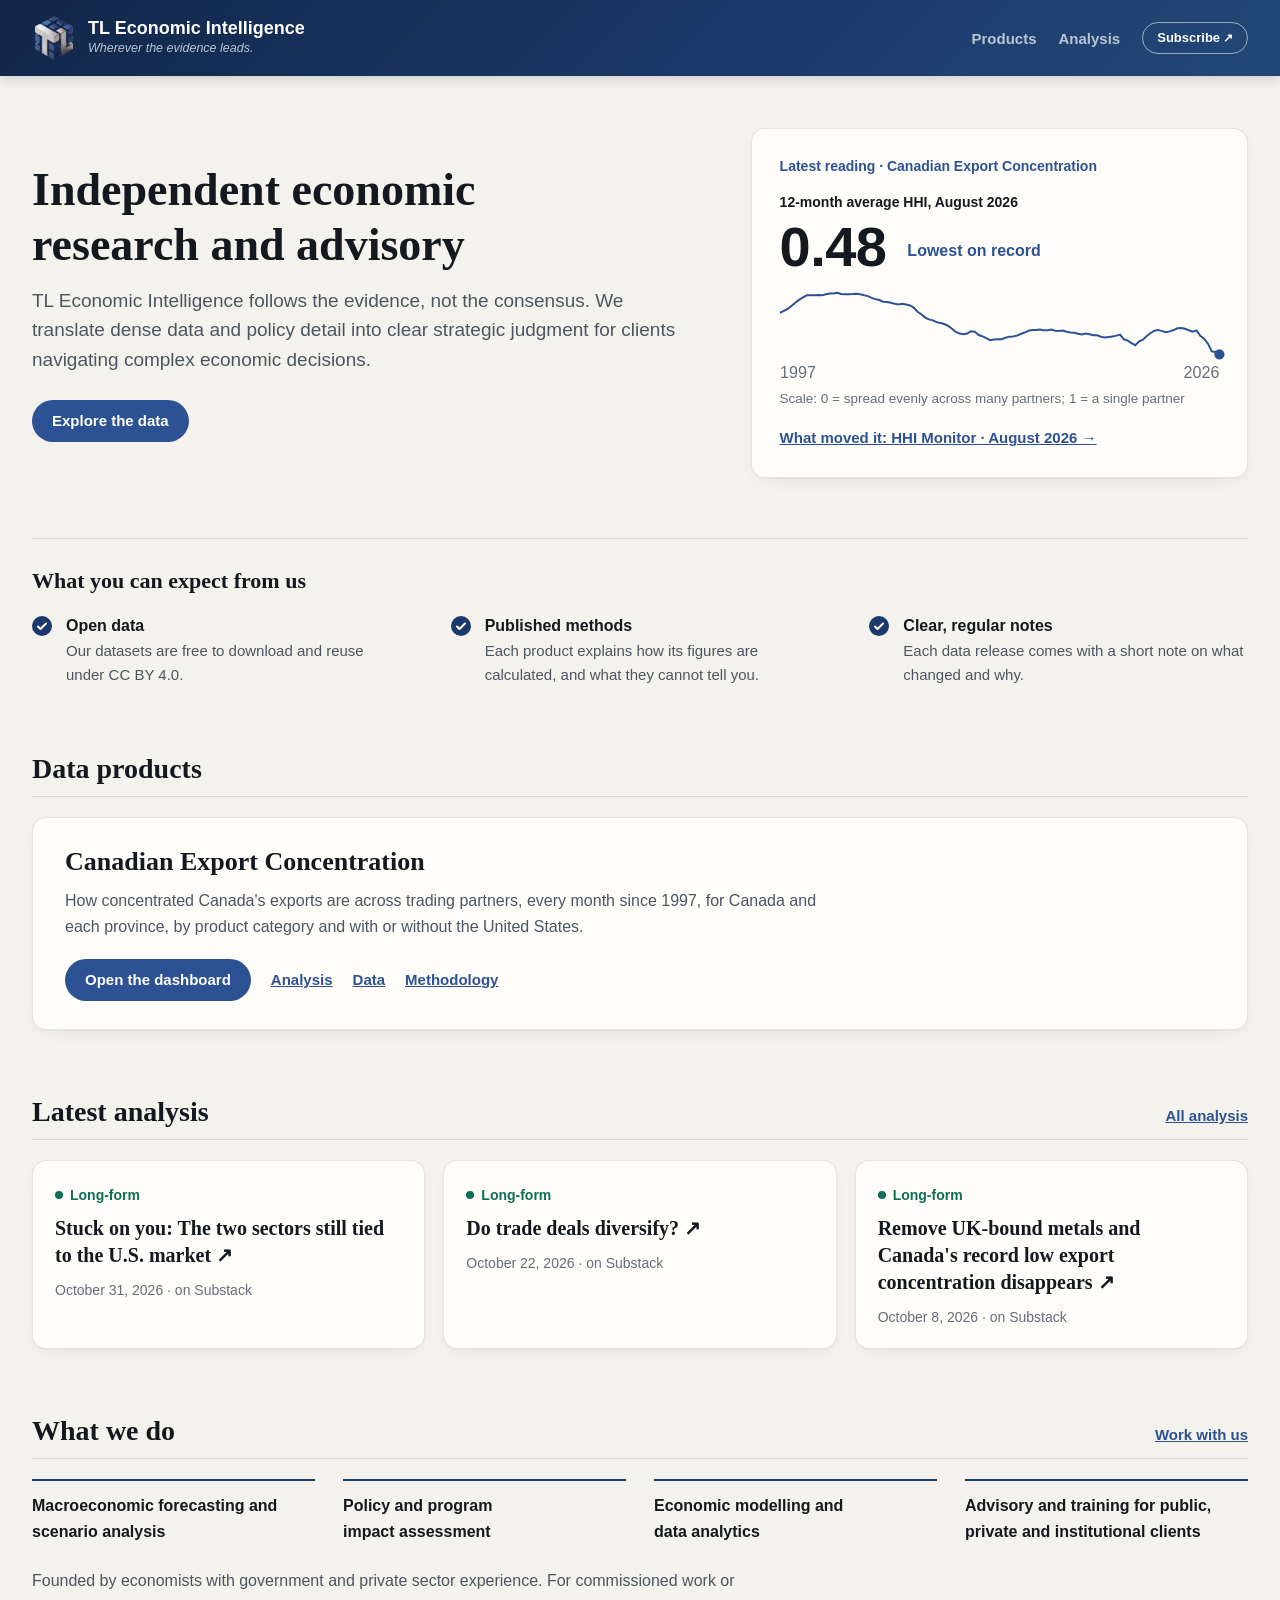
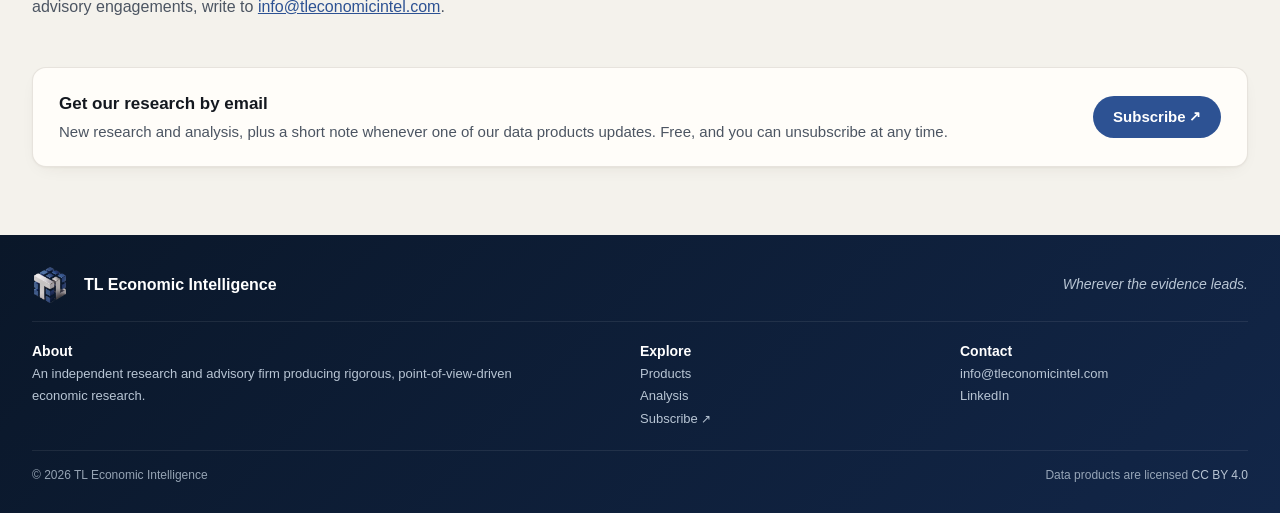
<file: index.html>
<!DOCTYPE html>
<html lang="en">
<head>
<meta charset="utf-8">
<meta name="viewport" content="width=device-width, initial-scale=1">
<title>TL Economic Intelligence</title>
<meta name="description" content="Independent economic research and advisory, with public data products and regular analysis.">
<meta name="author" content="TL Economic Intelligence">

<meta property="og:type" content="website">
<meta property="og:title" content="TL Economic Intelligence">
<meta property="og:description" content="Independent economic research and advisory, with public data products and regular analysis.">
<meta property="og:url" content="https://tleconomicintel.com/">
<meta property="og:image" content="https://tleconomicintel.com/hhi/og-image.png">
<meta name="twitter:card" content="summary_large_image">
<meta name="twitter:image" content="https://tleconomicintel.com/hhi/og-image.png">
<meta property="og:site_name" content="TL Economic Intelligence">
<link rel="canonical" href="https://tleconomicintel.com/">
<link rel="stylesheet" href="/assets/chrome.css?v=2e0816f7">
<link rel="stylesheet" href="/assets/site.css?v=2e0816f7">
<link rel="icon" type="image/png" href="/assets/logo.png">
</head>
<body>
<a class="tl-skip" href="#content">Skip to content</a>
<header class="tl-header">
  <div class="tl-header-inner">
    <a class="tl-brand" href="/">
      <img class="tl-logo" src="/assets/logo.png" alt="" width="44" height="44">
      <span>
        <span class="tl-brand-name">TL Economic Intelligence</span>
        <span class="tl-brand-tagline">Wherever the evidence leads.</span>
      </span>
    </a>
    <nav class="tl-nav" aria-label="Site">
      <a class="tl-tab" href="/products/">Products</a>
      <a class="tl-tab" href="/analysis/">Analysis</a>
      <a class="tl-subscribe" href="https://tleconomicintel.substack.com/subscribe">Subscribe<span class="tl-ext" aria-hidden="true">&#8599;</span><span class="tl-sr"> (on Substack)</span></a>
    </nav>
  </div>
</header>


<main class="wrap" id="content">

  <section class="home-hero">
    <div>
      <h1>Independent economic research and advisory</h1>
      <p class="standfirst">TL Economic Intelligence follows the evidence, not the consensus. We translate dense data and policy detail into clear strategic judgment for clients navigating complex economic decisions.</p>
      <div class="hero-actions">
        <a class="btn" href="/hhi/">Explore the data</a>
      </div>
    </div>
    
    <div class="panel reading">
      <p class="reading-kicker">Latest reading &middot; Canadian Export Concentration</p>
      <p class="reading-label">12-month average HHI, August 2026</p>
      <p class="reading-value">0.48 <span class="reading-status">Lowest on record</span></p>
      <svg class="spark" viewBox="0 0 300 64" role="img" aria-label="12-month average HHI from 1997 to August 2026"><polyline class="spark-line" points="0.0,17.7 2.6,16.3 5.2,15.0 7.8,12.9 10.4,10.7 13.0,8.8 15.7,7.1 18.3,5.7 20.9,5.6 23.5,5.6 26.1,5.5 28.7,5.7 31.3,5.0 33.9,4.5 36.5,4.4 39.1,4.0 41.7,4.8 44.3,4.9 47.0,4.9 49.6,4.8 52.2,4.6 54.8,4.9 57.4,5.6 60.0,6.2 62.6,7.4 65.2,8.3 67.8,8.9 70.4,10.0 73.0,10.2 75.7,10.8 78.3,11.5 80.9,12.0 83.5,11.5 86.1,12.0 88.7,12.6 91.3,14.1 93.9,16.9 96.5,18.6 99.1,20.9 101.7,22.1 104.3,22.8 107.0,24.0 109.6,24.6 112.2,25.3 114.8,26.6 117.4,28.5 120.0,30.7 122.6,31.8 125.2,32.2 127.8,31.8 130.4,30.3 133.0,30.6 135.7,32.8 138.3,33.7 140.9,34.9 143.5,36.3 146.1,35.9 148.7,35.6 151.3,35.6 153.9,34.7 156.5,33.9 159.1,33.8 161.7,33.2 164.3,32.1 167.0,31.1 169.6,29.9 172.2,29.3 174.8,29.4 177.4,29.1 180.0,29.6 182.6,29.6 185.2,29.0 187.8,29.8 190.4,30.0 193.0,29.7 195.7,30.6 198.3,31.0 200.9,31.2 203.5,31.9 206.1,32.4 208.7,31.8 211.3,32.3 213.9,32.9 216.5,33.0 219.1,34.0 221.7,34.4 224.3,34.1 227.0,33.8 229.6,33.2 232.2,32.5 234.8,35.7 237.4,36.6 240.0,38.3 242.6,39.7 245.2,37.1 247.8,36.0 250.4,33.5 253.0,31.4 255.7,29.8 258.3,29.3 260.9,30.1 263.5,30.9 266.1,30.3 268.7,29.4 271.3,28.2 273.9,28.0 276.5,28.5 279.1,29.5 281.7,30.5 284.3,29.6 287.0,33.3 289.6,35.3 292.2,38.7 294.8,44.0 297.4,44.4 300.0,46.0"/><circle class="spark-dot" cx="300.0" cy="46.0" r="3.5"/><text class="spark-axis" x="0" y="62">1997</text><text class="spark-axis" x="300" y="62" text-anchor="end">2026</text></svg>
      <p class="reading-context">Scale: 0 = spread evenly across many partners; <span class="tl-nowrap">1 = a single partner</span></p>
      <a class="reading-link" href="/analysis/hhi-monitor-2026-08/">What moved it: HHI Monitor · August 2026 &rarr;</a>
      
    </div>
    
  </section>

  <section class="promise-strip" aria-labelledby="h-promise">
    <h2 class="promise-heading" id="h-promise">What you can expect from us</h2>
    <ul class="promise">
      <li><p class="promise-title">Open data</p><p>Our datasets are free to download and reuse under <span class="tl-nowrap">CC BY 4.0</span>.</p></li>
      <li><p class="promise-title">Published methods</p><p>Each product explains how its figures are calculated, and what they cannot tell you.</p></li>
      <li><p class="promise-title">Clear, regular notes</p><p>Each data release comes with a short note on what changed and why.</p></li>
    </ul>
  </section>

  <section class="home-section" aria-labelledby="h-products">
    <div class="section-head">
      <h2 id="h-products">Data products</h2>
    </div>
    <div class="products-grid">
    

<article class="product-card product-card-plain">
  <div class="product-main">
    <h3><a href="/hhi/">Canadian Export Concentration</a></h3>
    <p>How concentrated Canada&#39;s exports are across trading partners, every month since 1997, for Canada and each province, by product category and with or without the United States.</p>
    <div class="product-links">
      <a class="btn" href="/hhi/">Open the dashboard</a>
      <a href="/analysis/hhi/">Analysis</a>
      <a href="/hhi/data/">Data</a>
      <a href="/hhi/methodology/">Methodology</a>
    </div>
  </div>
  
</article>
    </div>
  </section>

  
  <section class="home-section" aria-labelledby="h-latest">
    <div class="section-head">
      <h2 id="h-latest">Latest analysis</h2>
      <a href="/analysis/">All analysis</a>
    </div>
    <div class="latest-grid">
    
      <article class="latest-card">
        <p class="hub-type" data-type="longform">Long-form</p>
        <h3><a class="card-link" href="https://tleconomicintel.substack.com/p/stuck-on-you-the-two-sectors-still" rel="noopener">Stuck on you: The two sectors still tied to the U.S. market &#8599;</a></h3>
        <p class="latest-date">October 31, 2026 &middot; on Substack</p>
      </article>
    
      <article class="latest-card">
        <p class="hub-type" data-type="longform">Long-form</p>
        <h3><a class="card-link" href="https://tleconomicintel.substack.com/p/do-trade-deals-diversify" rel="noopener">Do trade deals diversify? &#8599;</a></h3>
        <p class="latest-date">October 22, 2026 &middot; on Substack</p>
      </article>
    
      <article class="latest-card">
        <p class="hub-type" data-type="longform">Long-form</p>
        <h3><a class="card-link" href="https://tleconomicintel.substack.com/p/remove-uk-bound-metals-and-canadas" rel="noopener">Remove UK-bound metals and Canada&#39;s record low export concentration disappears &#8599;</a></h3>
        <p class="latest-date">October 8, 2026 &middot; on Substack</p>
      </article>
    
    </div>
  </section>
  

  <section class="home-section" aria-labelledby="h-services">
    <div class="section-head">
      <h2 id="h-services">What we do</h2>
      <a href="mailto:info@tleconomicintel.com">Work with us</a>
    </div>
    <ul class="services">
      <li>Macroeconomic forecasting and scenario analysis</li>
      <li>Policy and program impact assessment</li>
      <li>Economic modelling and data analytics</li>
      <li>Advisory and training for public, private and institutional clients</li>
    </ul>
    <p class="about">Founded by economists with government and private sector experience. For commissioned work or advisory engagements, write to <a href="mailto:info@tleconomicintel.com">info@tleconomicintel.com</a>.</p>
  </section>


  
  <aside class="cta">
    <div class="cta-text">
      <p class="cta-title">Get our research by email</p>
      <p class="cta-sub">New research and analysis, plus a short note whenever one of our data products updates. Free, and you can unsubscribe at any time.</p>
    </div>
    <a class="btn" href="https://tleconomicintel.substack.com/subscribe">Subscribe<span class="tl-ext" aria-hidden="true">&#8599;</span><span class="tl-sr"> (on Substack)</span></a>
  </aside>
  
</main>

<footer class="tl-footer">
  <div class="tl-footer-inner">
    <div class="tl-footer-top">
      <img class="tl-footer-logo" src="/assets/logo.png" alt="" width="36" height="36">
      <span class="tl-footer-name">TL Economic Intelligence</span>
      <span class="tl-footer-tagline">Wherever the evidence leads.</span>
    </div>
    <div class="tl-footer-grid">
      <div>
        <p class="tl-footer-h">About</p>
        <p>An independent research and advisory firm producing rigorous, point-of-view-driven economic research.</p>
      </div>
      <div>
        <p class="tl-footer-h">Explore</p>
        <a href="/products/">Products</a>
        <a href="/analysis/">Analysis</a>
        <a href="https://tleconomicintel.substack.com/subscribe">Subscribe<span class="tl-ext" aria-hidden="true">&#8599;</span><span class="tl-sr"> (on Substack)</span></a>
      </div>
      <div>
        <p class="tl-footer-h">Contact</p>
        <a href="mailto:info@tleconomicintel.com">info@tleconomicintel.com</a>
        <a href="https://www.linkedin.com/company/tl-economic-intelligence/">LinkedIn</a>
      </div>
    </div>
    <div class="tl-footer-bottom">
      <span>&copy; 2026 TL Economic Intelligence</span>
      <span>Data products are licensed <a href="https://creativecommons.org/licenses/by/4.0/" rel="license"><span class="tl-nowrap">CC BY 4.0</span></a></span>
    </div>
  </div>
</footer>

</body>
</html>
</file>
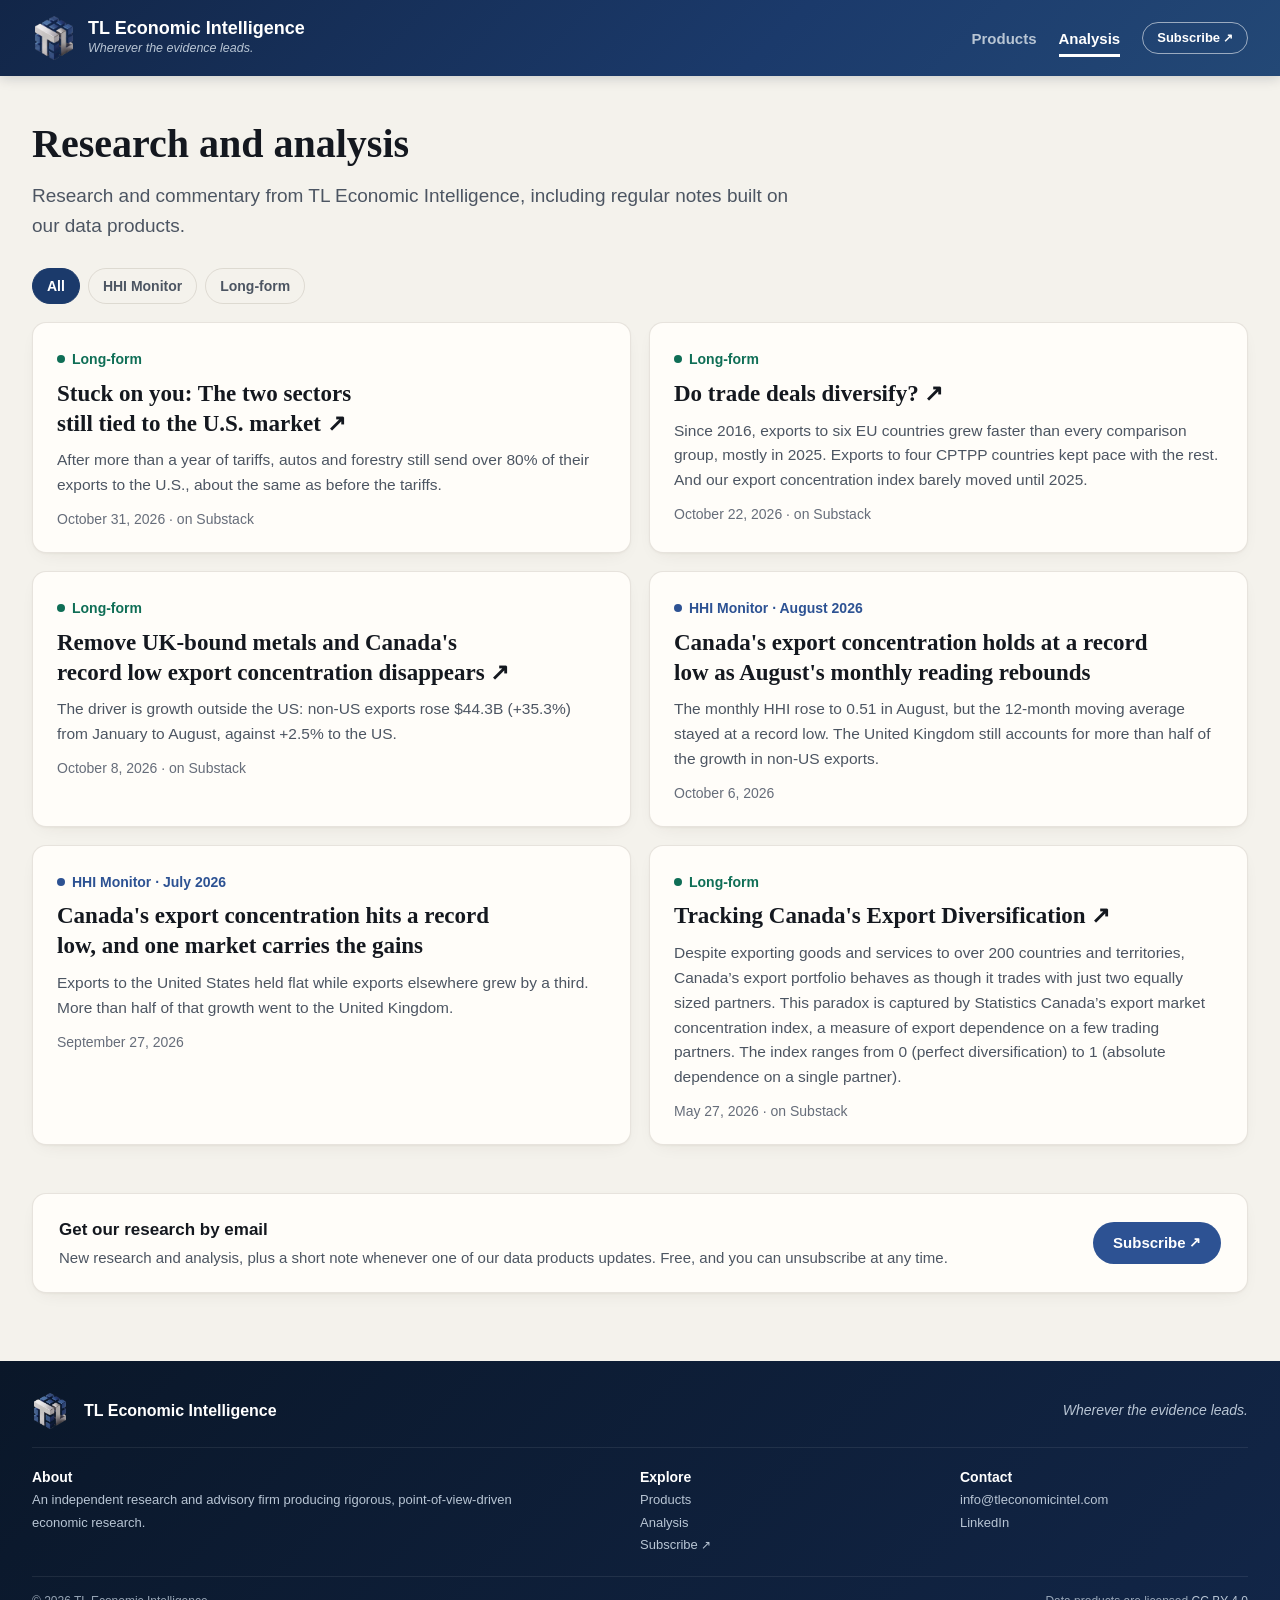
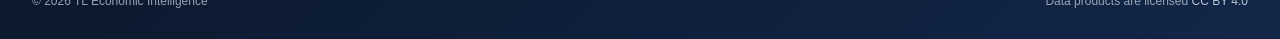
<file: analysis/index.html>
<!DOCTYPE html>
<html lang="en">
<head>
<meta charset="utf-8">
<meta name="viewport" content="width=device-width, initial-scale=1">
<title>Analysis | TL Economic Intelligence</title>
<meta name="description" content="Research and analysis from TL Economic Intelligence.">
<meta name="author" content="TL Economic Intelligence">

<meta property="og:type" content="website">
<meta property="og:title" content="Analysis">
<meta property="og:description" content="Research and analysis from TL Economic Intelligence.">
<meta property="og:url" content="https://tleconomicintel.com/analysis/">
<meta property="og:image" content="https://tleconomicintel.com/hhi/og-image.png">
<meta name="twitter:card" content="summary_large_image">
<meta name="twitter:image" content="https://tleconomicintel.com/hhi/og-image.png">
<meta property="og:site_name" content="TL Economic Intelligence">
<link rel="canonical" href="https://tleconomicintel.com/analysis/">
<link rel="stylesheet" href="/assets/chrome.css?v=2e0816f7">
<link rel="stylesheet" href="/assets/site.css?v=2e0816f7">
<link rel="icon" type="image/png" href="/assets/logo.png">
</head>
<body>
<a class="tl-skip" href="#content">Skip to content</a>
<header class="tl-header">
  <div class="tl-header-inner">
    <a class="tl-brand" href="/">
      <img class="tl-logo" src="/assets/logo.png" alt="" width="44" height="44">
      <span>
        <span class="tl-brand-name">TL Economic Intelligence</span>
        <span class="tl-brand-tagline">Wherever the evidence leads.</span>
      </span>
    </a>
    <nav class="tl-nav" aria-label="Site">
      <a class="tl-tab" href="/products/">Products</a>
      <a class="tl-tab" href="/analysis/" aria-current="page">Analysis</a>
      <a class="tl-subscribe" href="https://tleconomicintel.substack.com/subscribe">Subscribe<span class="tl-ext" aria-hidden="true">&#8599;</span><span class="tl-sr"> (on Substack)</span></a>
    </nav>
  </div>
</header>


<main class="wrap" id="content">

  <header class="page-intro">
    <h1>Research and analysis</h1>
    <p class="standfirst">Research and commentary from TL Economic Intelligence, including regular notes built on our data products.</p>
  </header>

  
  <div class="filters" role="group" aria-label="Show">
    
    <button class="filter" type="button" data-filter="all" aria-pressed="true">All</button>
    
    <button class="filter" type="button" data-filter="type:monitor" aria-pressed="false">HHI Monitor</button>
    
    <button class="filter" type="button" data-filter="type:longform" aria-pressed="false">Long-form</button>
    
  </div>
  

  <ol class="hub-list" id="hub-list">
  
    <li class="hub-item" data-type="longform" data-product="hhi">
      <p class="hub-type">Long-form</p>
      <h2><a class="card-link" href="https://tleconomicintel.substack.com/p/stuck-on-you-the-two-sectors-still" rel="noopener">Stuck on you: The two sectors still tied to the U.S. market &#8599;</a></h2>
      <p class="hub-summary">After more than a year of tariffs, autos and forestry still send over 80% of their exports to the U.S., about the same as before the tariffs.</p>
      <p class="hub-foot">October 31, 2026 &middot; on Substack</p>
    </li>
  
    <li class="hub-item" data-type="longform" data-product="hhi">
      <p class="hub-type">Long-form</p>
      <h2><a class="card-link" href="https://tleconomicintel.substack.com/p/do-trade-deals-diversify" rel="noopener">Do trade deals diversify? &#8599;</a></h2>
      <p class="hub-summary">Since 2016, exports to six EU countries grew faster than every comparison group, mostly in 2025. Exports to four CPTPP countries kept pace with the rest. And our export concentration index barely moved until 2025.</p>
      <p class="hub-foot">October 22, 2026 &middot; on Substack</p>
    </li>
  
    <li class="hub-item" data-type="longform" data-product="hhi">
      <p class="hub-type">Long-form</p>
      <h2><a class="card-link" href="https://tleconomicintel.substack.com/p/remove-uk-bound-metals-and-canadas" rel="noopener">Remove UK-bound metals and Canada&#39;s record low export concentration disappears &#8599;</a></h2>
      <p class="hub-summary">The driver is growth outside the US: non-US exports rose $44.3B (+35.3%) from January to August, against +2.5% to the US.</p>
      <p class="hub-foot">October 8, 2026 &middot; on Substack</p>
    </li>
  
    <li class="hub-item" data-type="monitor" data-product="hhi">
      <p class="hub-type">HHI Monitor · August 2026</p>
      <h2><a class="card-link" href="/analysis/hhi-monitor-2026-08/">Canada&#39;s export concentration holds at a record low as August&#39;s monthly reading rebounds</a></h2>
      <p class="hub-summary">The monthly HHI rose to 0.51 in August, but the 12-month moving average stayed at a record low. The United Kingdom still accounts for more than half of the growth in non-US exports.</p>
      <p class="hub-foot">October 6, 2026</p>
    </li>
  
    <li class="hub-item" data-type="monitor" data-product="hhi">
      <p class="hub-type">HHI Monitor · July 2026</p>
      <h2><a class="card-link" href="/analysis/hhi-monitor-2026-07/">Canada&#39;s export concentration hits a record low, and one market carries the gains</a></h2>
      <p class="hub-summary">Exports to the United States held flat while exports elsewhere grew by a third. More than half of that growth went to the United Kingdom.</p>
      <p class="hub-foot">September 27, 2026</p>
    </li>
  
    <li class="hub-item" data-type="longform" data-product="hhi">
      <p class="hub-type">Long-form</p>
      <h2><a class="card-link" href="https://tleconomicintel.substack.com/p/tracking-canadas-export-diversification" rel="noopener">Tracking Canada&#39;s Export Diversification &#8599;</a></h2>
      <p class="hub-summary">Despite exporting goods and services to over 200 countries and territories, Canada’s export portfolio behaves as though it trades with just two equally sized partners. This paradox is captured by Statistics Canada’s export market concentration index, a measure of export dependence on a few trading partners. The index ranges from 0 (perfect diversification) to 1 (absolute dependence on a single partner).</p>
      <p class="hub-foot">May 27, 2026 &middot; on Substack</p>
    </li>
  
  </ol>


  
  <aside class="cta">
    <div class="cta-text">
      <p class="cta-title">Get our research by email</p>
      <p class="cta-sub">New research and analysis, plus a short note whenever one of our data products updates. Free, and you can unsubscribe at any time.</p>
    </div>
    <a class="btn" href="https://tleconomicintel.substack.com/subscribe">Subscribe<span class="tl-ext" aria-hidden="true">&#8599;</span><span class="tl-sr"> (on Substack)</span></a>
  </aside>
  
</main>

<footer class="tl-footer">
  <div class="tl-footer-inner">
    <div class="tl-footer-top">
      <img class="tl-footer-logo" src="/assets/logo.png" alt="" width="36" height="36">
      <span class="tl-footer-name">TL Economic Intelligence</span>
      <span class="tl-footer-tagline">Wherever the evidence leads.</span>
    </div>
    <div class="tl-footer-grid">
      <div>
        <p class="tl-footer-h">About</p>
        <p>An independent research and advisory firm producing rigorous, point-of-view-driven economic research.</p>
      </div>
      <div>
        <p class="tl-footer-h">Explore</p>
        <a href="/products/">Products</a>
        <a href="/analysis/">Analysis</a>
        <a href="https://tleconomicintel.substack.com/subscribe">Subscribe<span class="tl-ext" aria-hidden="true">&#8599;</span><span class="tl-sr"> (on Substack)</span></a>
      </div>
      <div>
        <p class="tl-footer-h">Contact</p>
        <a href="mailto:info@tleconomicintel.com">info@tleconomicintel.com</a>
        <a href="https://www.linkedin.com/company/tl-economic-intelligence/">LinkedIn</a>
      </div>
    </div>
    <div class="tl-footer-bottom">
      <span>&copy; 2026 TL Economic Intelligence</span>
      <span>Data products are licensed <a href="https://creativecommons.org/licenses/by/4.0/" rel="license"><span class="tl-nowrap">CC BY 4.0</span></a></span>
    </div>
  </div>
</footer>


<script>
document.querySelectorAll('.filter').forEach(function (btn) {
  btn.addEventListener('click', function () {
    var parts = btn.dataset.filter.split(':');
    document.querySelectorAll('.filter').forEach(function (b) { b.setAttribute('aria-pressed', String(b === btn)); });
    document.querySelectorAll('#hub-list .hub-item[data-type]').forEach(function (li) {
      li.hidden = parts[0] !== 'all' && li.dataset[parts[0]] !== parts[1];
    });
  });
});
</script>


</body>
</html>
</file>
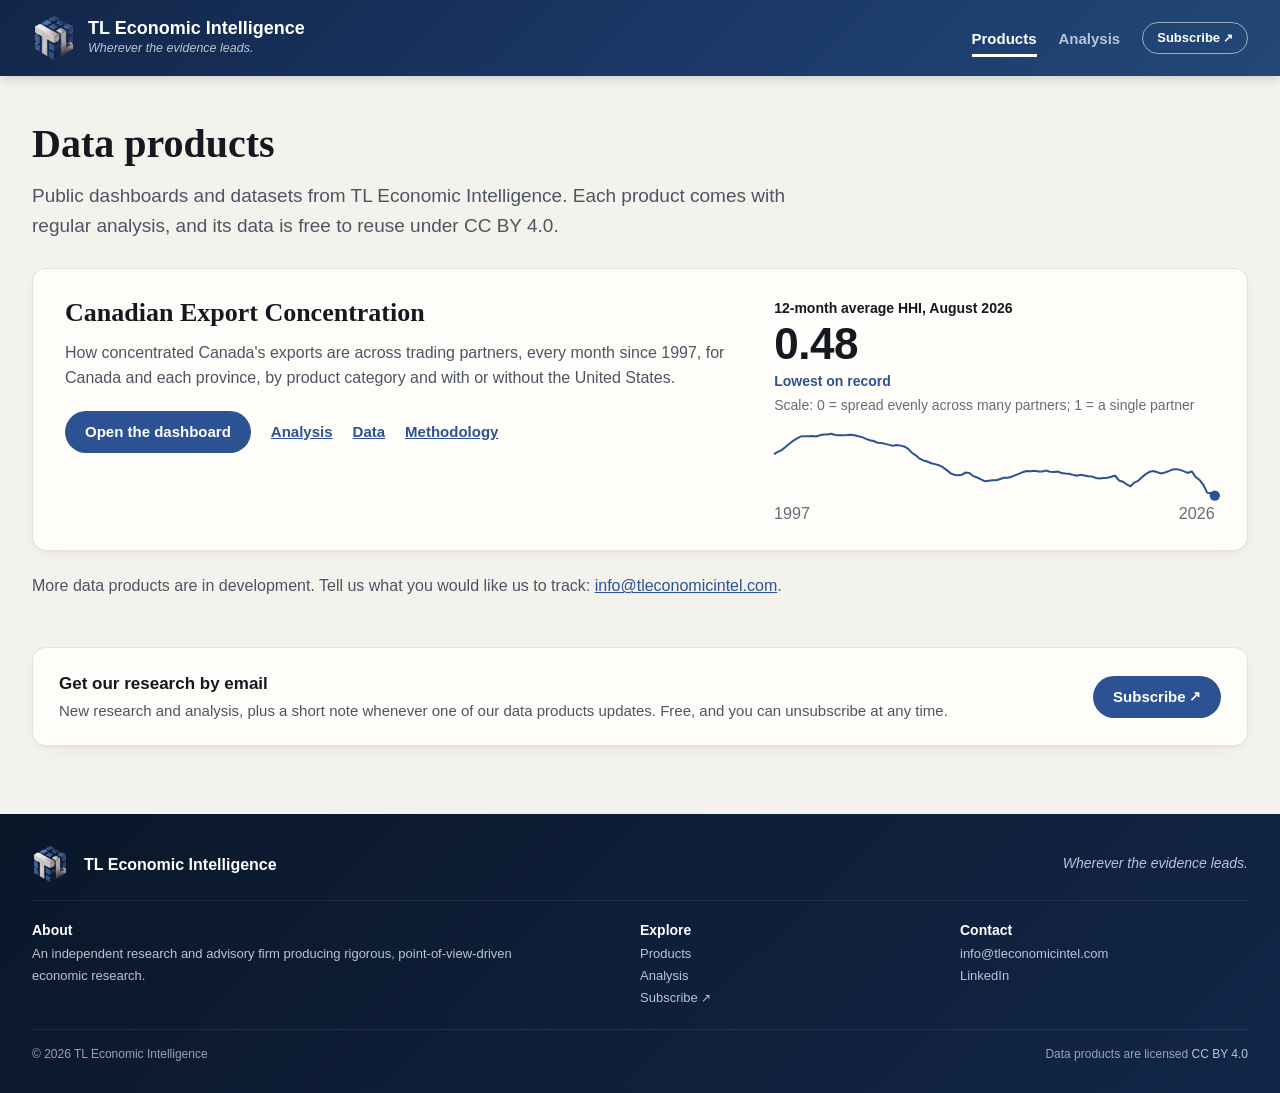
<file: products/index.html>
<!DOCTYPE html>
<html lang="en">
<head>
<meta charset="utf-8">
<meta name="viewport" content="width=device-width, initial-scale=1">
<title>Data products | TL Economic Intelligence</title>
<meta name="description" content="Public dashboards and datasets from TL Economic Intelligence.">
<meta name="author" content="TL Economic Intelligence">

<meta property="og:type" content="website">
<meta property="og:title" content="Data products">
<meta property="og:description" content="Public dashboards and datasets from TL Economic Intelligence.">
<meta property="og:url" content="https://tleconomicintel.com/products/">
<meta property="og:image" content="https://tleconomicintel.com/hhi/og-image.png">
<meta name="twitter:card" content="summary_large_image">
<meta name="twitter:image" content="https://tleconomicintel.com/hhi/og-image.png">
<meta property="og:site_name" content="TL Economic Intelligence">
<link rel="canonical" href="https://tleconomicintel.com/products/">
<link rel="stylesheet" href="/assets/chrome.css?v=2e0816f7">
<link rel="stylesheet" href="/assets/site.css?v=2e0816f7">
<link rel="icon" type="image/png" href="/assets/logo.png">
</head>
<body>
<a class="tl-skip" href="#content">Skip to content</a>
<header class="tl-header">
  <div class="tl-header-inner">
    <a class="tl-brand" href="/">
      <img class="tl-logo" src="/assets/logo.png" alt="" width="44" height="44">
      <span>
        <span class="tl-brand-name">TL Economic Intelligence</span>
        <span class="tl-brand-tagline">Wherever the evidence leads.</span>
      </span>
    </a>
    <nav class="tl-nav" aria-label="Site">
      <a class="tl-tab" href="/products/" aria-current="page">Products</a>
      <a class="tl-tab" href="/analysis/">Analysis</a>
      <a class="tl-subscribe" href="https://tleconomicintel.substack.com/subscribe">Subscribe<span class="tl-ext" aria-hidden="true">&#8599;</span><span class="tl-sr"> (on Substack)</span></a>
    </nav>
  </div>
</header>


<main class="wrap" id="content">

  <header class="page-intro">
    <h1>Data products</h1>
    <p class="standfirst">Public dashboards and datasets from TL Economic Intelligence. Each product comes with regular analysis, and its data is free to reuse under <span class="tl-nowrap">CC BY 4.0</span>.</p>
  </header>
  <div class="products-grid">
  

<article class="product-card">
  <div class="product-main">
    <h3><a href="/hhi/">Canadian Export Concentration</a></h3>
    <p>How concentrated Canada&#39;s exports are across trading partners, every month since 1997, for Canada and each province, by product category and with or without the United States.</p>
    <div class="product-links">
      <a class="btn" href="/hhi/">Open the dashboard</a>
      <a href="/analysis/hhi/">Analysis</a>
      <a href="/hhi/data/">Data</a>
      <a href="/hhi/methodology/">Methodology</a>
    </div>
  </div>
  
  <div class="stat">
    <span class="stat-label">12-month average HHI, August 2026</span>
    <span class="stat-value">0.48</span>
    <span class="stat-status">Lowest on record</span>
    <span class="stat-context">Scale: 0 = spread evenly across many partners; <span class="tl-nowrap">1 = a single partner</span></span>
    <svg class="spark" viewBox="0 0 300 64" role="img" aria-label="12-month average HHI from 1997 to August 2026"><polyline class="spark-line" points="0.0,17.7 2.6,16.3 5.2,15.0 7.8,12.9 10.4,10.7 13.0,8.8 15.7,7.1 18.3,5.7 20.9,5.6 23.5,5.6 26.1,5.5 28.7,5.7 31.3,5.0 33.9,4.5 36.5,4.4 39.1,4.0 41.7,4.8 44.3,4.9 47.0,4.9 49.6,4.8 52.2,4.6 54.8,4.9 57.4,5.6 60.0,6.2 62.6,7.4 65.2,8.3 67.8,8.9 70.4,10.0 73.0,10.2 75.7,10.8 78.3,11.5 80.9,12.0 83.5,11.5 86.1,12.0 88.7,12.6 91.3,14.1 93.9,16.9 96.5,18.6 99.1,20.9 101.7,22.1 104.3,22.8 107.0,24.0 109.6,24.6 112.2,25.3 114.8,26.6 117.4,28.5 120.0,30.7 122.6,31.8 125.2,32.2 127.8,31.8 130.4,30.3 133.0,30.6 135.7,32.8 138.3,33.7 140.9,34.9 143.5,36.3 146.1,35.9 148.7,35.6 151.3,35.6 153.9,34.7 156.5,33.9 159.1,33.8 161.7,33.2 164.3,32.1 167.0,31.1 169.6,29.9 172.2,29.3 174.8,29.4 177.4,29.1 180.0,29.6 182.6,29.6 185.2,29.0 187.8,29.8 190.4,30.0 193.0,29.7 195.7,30.6 198.3,31.0 200.9,31.2 203.5,31.9 206.1,32.4 208.7,31.8 211.3,32.3 213.9,32.9 216.5,33.0 219.1,34.0 221.7,34.4 224.3,34.1 227.0,33.8 229.6,33.2 232.2,32.5 234.8,35.7 237.4,36.6 240.0,38.3 242.6,39.7 245.2,37.1 247.8,36.0 250.4,33.5 253.0,31.4 255.7,29.8 258.3,29.3 260.9,30.1 263.5,30.9 266.1,30.3 268.7,29.4 271.3,28.2 273.9,28.0 276.5,28.5 279.1,29.5 281.7,30.5 284.3,29.6 287.0,33.3 289.6,35.3 292.2,38.7 294.8,44.0 297.4,44.4 300.0,46.0"/><circle class="spark-dot" cx="300.0" cy="46.0" r="3.5"/><text class="spark-axis" x="0" y="62">1997</text><text class="spark-axis" x="300" y="62" text-anchor="end">2026</text></svg>
  </div>
  
</article>
  </div>
  <p class="products-more">More data products are in development. Tell us what you would like us to track: <a href="mailto:info@tleconomicintel.com">info@tleconomicintel.com</a>.</p>


  
  <aside class="cta">
    <div class="cta-text">
      <p class="cta-title">Get our research by email</p>
      <p class="cta-sub">New research and analysis, plus a short note whenever one of our data products updates. Free, and you can unsubscribe at any time.</p>
    </div>
    <a class="btn" href="https://tleconomicintel.substack.com/subscribe">Subscribe<span class="tl-ext" aria-hidden="true">&#8599;</span><span class="tl-sr"> (on Substack)</span></a>
  </aside>
  
</main>

<footer class="tl-footer">
  <div class="tl-footer-inner">
    <div class="tl-footer-top">
      <img class="tl-footer-logo" src="/assets/logo.png" alt="" width="36" height="36">
      <span class="tl-footer-name">TL Economic Intelligence</span>
      <span class="tl-footer-tagline">Wherever the evidence leads.</span>
    </div>
    <div class="tl-footer-grid">
      <div>
        <p class="tl-footer-h">About</p>
        <p>An independent research and advisory firm producing rigorous, point-of-view-driven economic research.</p>
      </div>
      <div>
        <p class="tl-footer-h">Explore</p>
        <a href="/products/">Products</a>
        <a href="/analysis/">Analysis</a>
        <a href="https://tleconomicintel.substack.com/subscribe">Subscribe<span class="tl-ext" aria-hidden="true">&#8599;</span><span class="tl-sr"> (on Substack)</span></a>
      </div>
      <div>
        <p class="tl-footer-h">Contact</p>
        <a href="mailto:info@tleconomicintel.com">info@tleconomicintel.com</a>
        <a href="https://www.linkedin.com/company/tl-economic-intelligence/">LinkedIn</a>
      </div>
    </div>
    <div class="tl-footer-bottom">
      <span>&copy; 2026 TL Economic Intelligence</span>
      <span>Data products are licensed <a href="https://creativecommons.org/licenses/by/4.0/" rel="license"><span class="tl-nowrap">CC BY 4.0</span></a></span>
    </div>
  </div>
</footer>

</body>
</html>
</file>
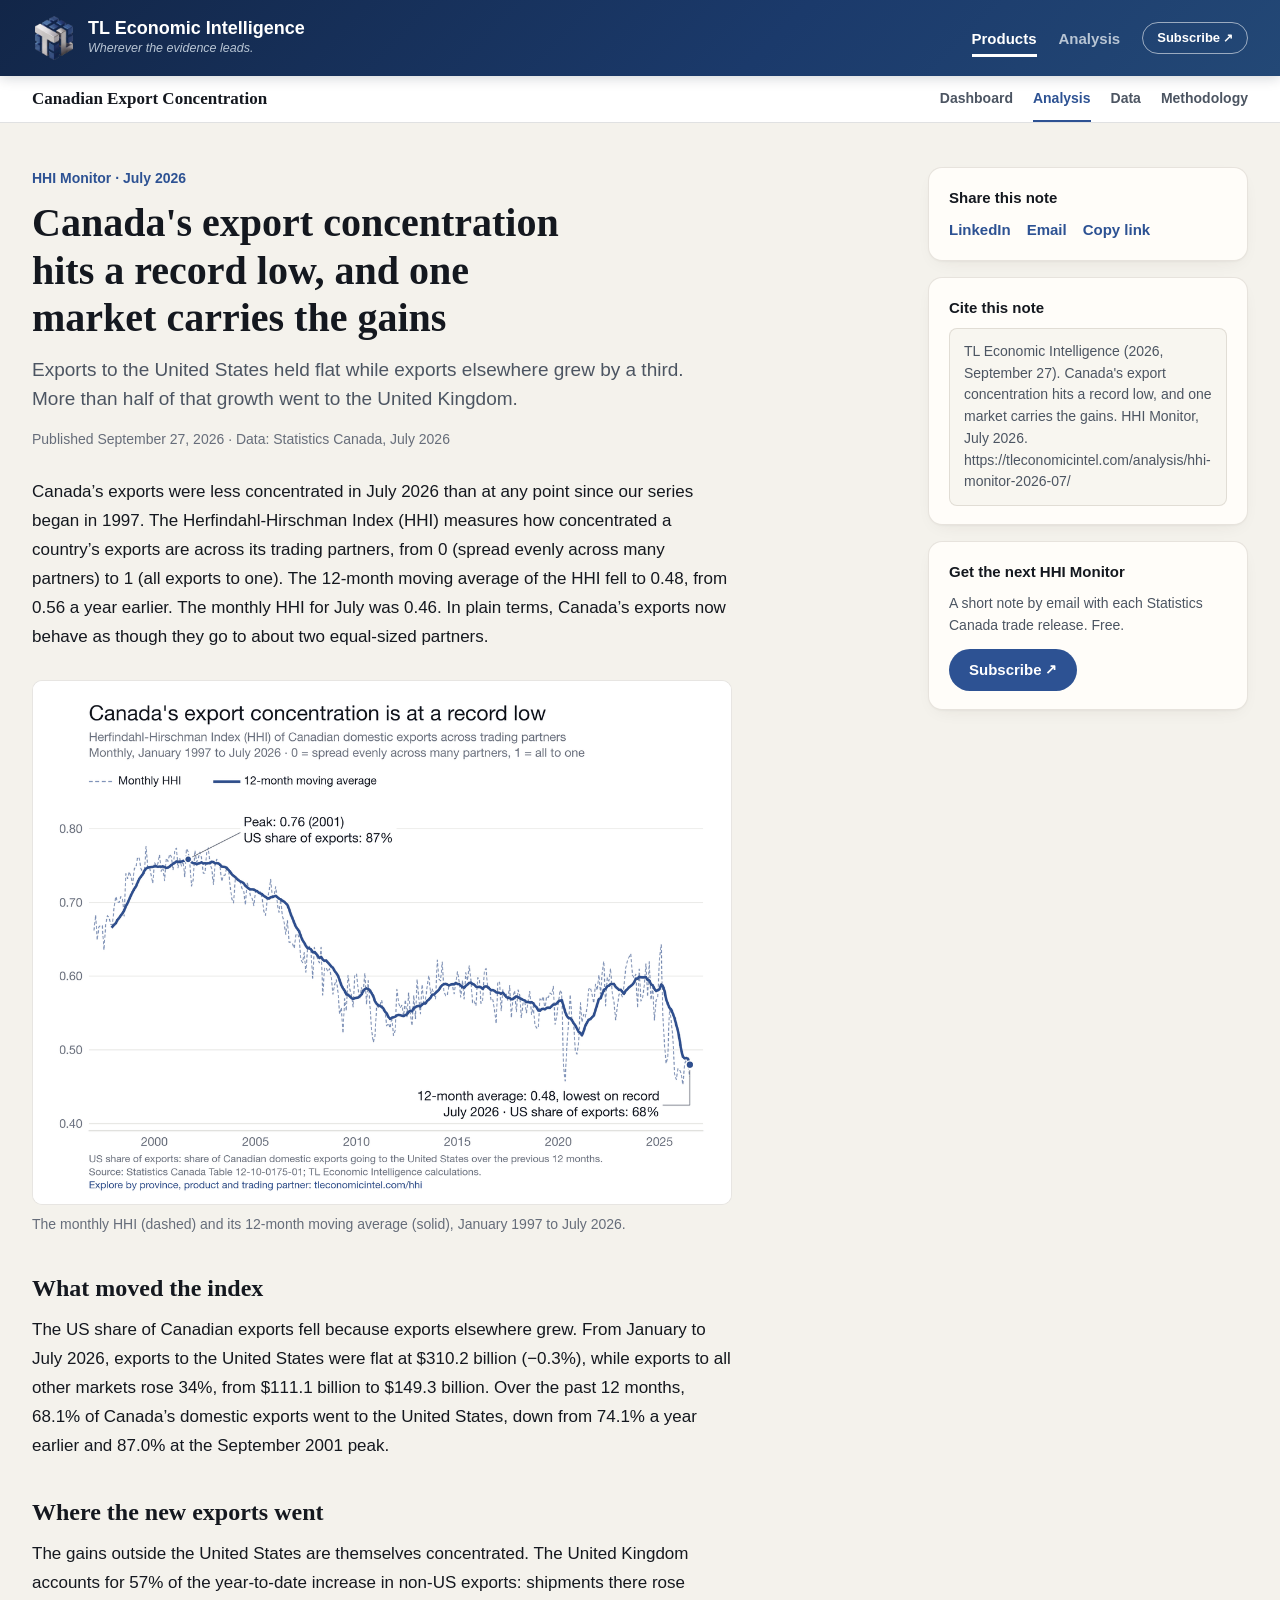
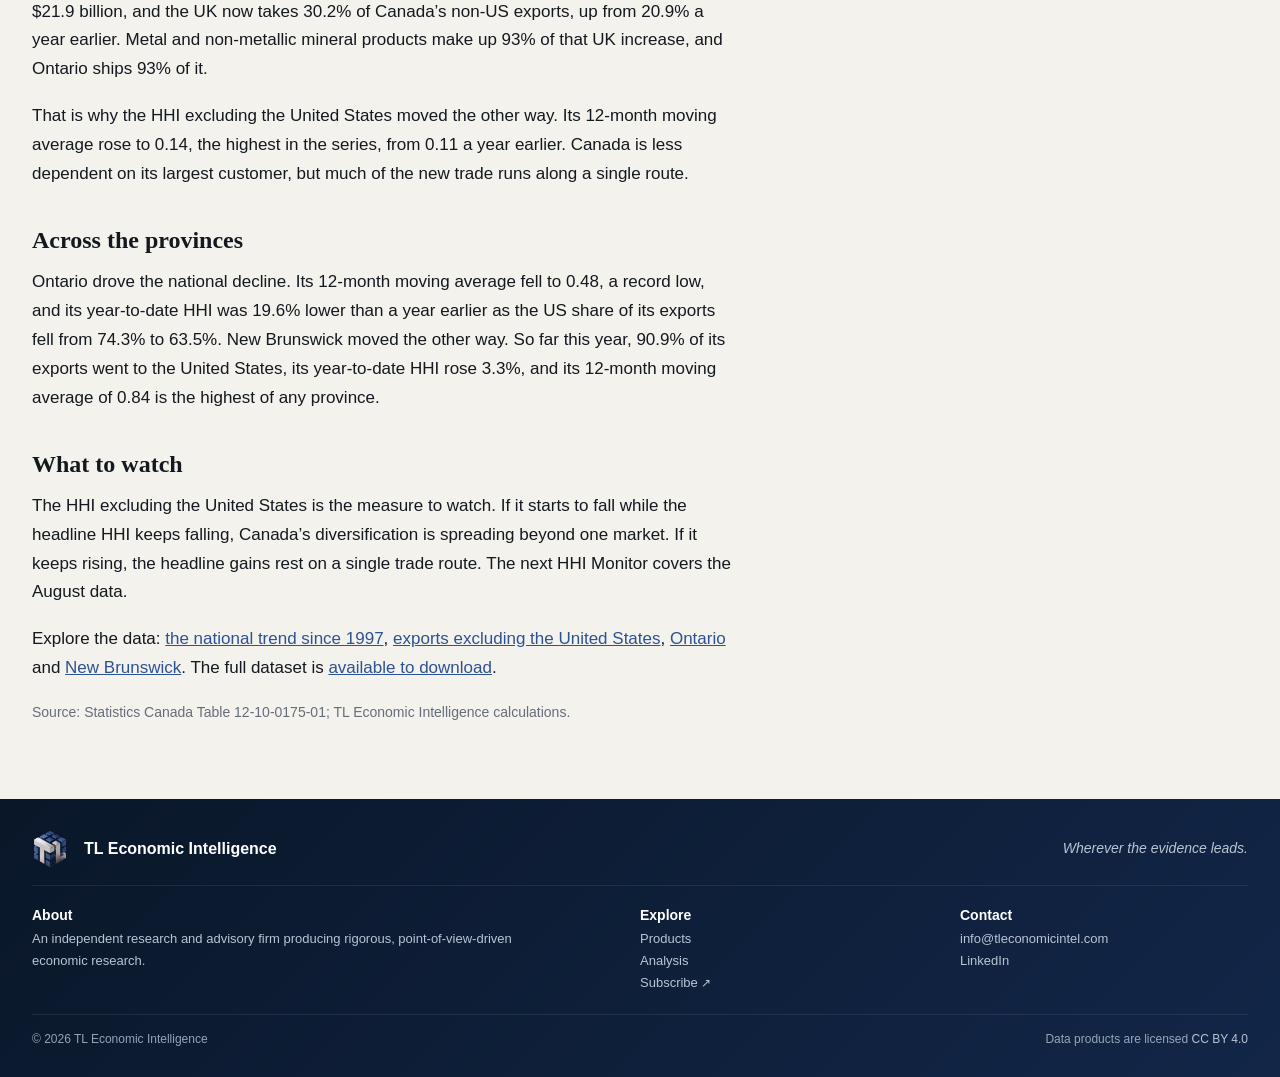
<file: analysis/hhi-monitor-2026-07/index.html>
<!DOCTYPE html>
<html lang="en">
<head>
<meta charset="utf-8">
<meta name="viewport" content="width=device-width, initial-scale=1">
<title>Canada&#39;s export concentration hits a record low, and one market carries the gains | TL Economic Intelligence</title>
<meta name="description" content="Exports to the United States held flat while exports elsewhere grew by a third. More than half of that growth went to the United Kingdom.">
<meta name="author" content="TL Economic Intelligence">

<meta property="og:type" content="article">
<meta property="og:title" content="Canada&#39;s export concentration hits a record low, and one market carries the gains">
<meta property="og:description" content="Exports to the United States held flat while exports elsewhere grew by a third. More than half of that growth went to the United Kingdom.">
<meta property="og:url" content="https://tleconomicintel.com/analysis/hhi-monitor-2026-07/">
<meta property="og:image" content="https://tleconomicintel.com/analysis/hhi-monitor-2026-07/chart.png">
<meta name="twitter:card" content="summary_large_image">
<meta name="twitter:image" content="https://tleconomicintel.com/analysis/hhi-monitor-2026-07/chart.png">
<meta property="og:site_name" content="TL Economic Intelligence">
<link rel="canonical" href="https://tleconomicintel.com/analysis/hhi-monitor-2026-07/">
<link rel="stylesheet" href="/assets/chrome.css?v=2e0816f7">
<link rel="stylesheet" href="/assets/site.css?v=2e0816f7">
<link rel="icon" type="image/png" href="/assets/logo.png">
</head>
<body>
<a class="tl-skip" href="#content">Skip to content</a>
<header class="tl-header">
  <div class="tl-header-inner">
    <a class="tl-brand" href="/">
      <img class="tl-logo" src="/assets/logo.png" alt="" width="44" height="44">
      <span>
        <span class="tl-brand-name">TL Economic Intelligence</span>
        <span class="tl-brand-tagline">Wherever the evidence leads.</span>
      </span>
    </a>
    <nav class="tl-nav" aria-label="Site">
      <a class="tl-tab" href="/products/" aria-current="true">Products</a>
      <a class="tl-tab" href="/analysis/">Analysis</a>
      <a class="tl-subscribe" href="https://tleconomicintel.substack.com/subscribe">Subscribe<span class="tl-ext" aria-hidden="true">&#8599;</span><span class="tl-sr"> (on Substack)</span></a>
    </nav>
  </div>
</header>

<nav class="tl-product-bar" aria-label="Canadian Export Concentration">
  <div class="tl-product-bar-inner">
    <a class="tl-product-name" href="/hhi/">Canadian Export Concentration</a>
    <div class="tl-product-tabs">
      <a href="/hhi/">Dashboard</a>
      <a href="/analysis/hhi/" aria-current="true">Analysis</a>
      <a href="/hhi/data/">Data</a>
      <a href="/hhi/methodology/">Methodology</a>
    </div>
  </div>
</nav>


<main class="wrap" id="content">

  <div class="layout">
    <article>
    <header class="page-intro">
    
    <p class="eyebrow">HHI Monitor &middot; July 2026</p>
    <h1>Canada&#39;s export concentration hits a record low, and one market carries the gains</h1>
    <p class="standfirst">Exports to the United States held flat while exports elsewhere grew by a third. More than half of that growth went to the United Kingdom.</p>
    <p class="meta">Published September 27, 2026 &middot; Data: Statistics Canada, July 2026</p>
    </header>
    <div class="prose">
<p>Canada&rsquo;s exports were less concentrated in July 2026 than at any point since our series began in 1997. The Herfindahl-Hirschman Index (HHI) measures how concentrated a country&rsquo;s exports are across its trading partners, from 0 (spread evenly across many partners) to 1 (all exports to one). The 12-month moving average of the HHI fell to 0.48, from 0.56 a year earlier. The monthly HHI for July was 0.46. In plain terms, Canada&rsquo;s exports now behave as though they go to about two equal-sized partners.</p>
<figure><a href="chart@2x.png" title="Open the chart full size"><img src="chart.png" srcset="chart.png 1200w, chart@2x.png 2400w" sizes="(max-width: 720px) 100vw, 700px" width="1200" height="900" alt="Canada&#x27;s export concentration is at a record low. The monthly HHI (dashed) and its 12-month moving average (solid), January 1997 to July 2026."></a><figcaption>The monthly HHI (dashed) and its 12-month moving average (solid), January 1997 to July 2026.</figcaption></figure>
<h2>What moved the index</h2>
<p>The US share of Canadian exports fell because exports elsewhere grew. From January to July 2026, exports to the United States were flat at $310.2 billion (−0.3%), while exports to all other markets rose 34%, from $111.1 billion to $149.3 billion. Over the past 12 months, 68.1% of Canada&rsquo;s domestic exports went to the United States, down from 74.1% a year earlier and 87.0% at the September 2001 peak.</p>
<h2>Where the new exports went</h2>
<p>The gains outside the United States are themselves concentrated. The United Kingdom accounts for 57% of the year-to-date increase in non-US exports: shipments there rose $21.9 billion, and the UK now takes 30.2% of Canada&rsquo;s non-US exports, up from 20.9% a year earlier. Metal and non-metallic mineral products make up 93% of that UK increase, and Ontario ships 93% of it.</p>
<p>That is why the HHI excluding the United States moved the other way. Its 12-month moving average rose to 0.14, the highest in the series, from 0.11 a year earlier. Canada is less dependent on its largest customer, but much of the new trade runs along a single route.</p>
<h2>Across the provinces</h2>
<p>Ontario drove the national decline. Its 12-month moving average fell to 0.48, a record low, and its year-to-date HHI was 19.6% lower than a year earlier as the US share of its exports fell from 74.3% to 63.5%. New Brunswick moved the other way. So far this year, 90.9% of its exports went to the United States, its year-to-date HHI rose 3.3%, and its 12-month moving average of 0.84 is the highest of any province.</p>
<h2>What to watch</h2>
<p>The HHI excluding the United States is the measure to watch. If it starts to fall while the headline HHI keeps falling, Canada&rsquo;s diversification is spreading beyond one market. If it keeps rising, the headline gains rest on a single trade route. The next HHI Monitor covers the August data.</p>
<p>Explore the data: <a href="https://tleconomicintel.com/hhi/?window=0">the national trend since 1997</a>, <a href="https://tleconomicintel.com/hhi/?partner=exus&amp;window=0">exports excluding the United States</a>, <a href="https://tleconomicintel.com/hhi/?geo=ON">Ontario</a> and <a href="https://tleconomicintel.com/hhi/?geo=NB">New Brunswick</a>. The full dataset is <a href="https://tleconomicintel.com/hhi/data/hhi_monthly.csv">available to download</a>.</p>
      <p class="source">Source: Statistics Canada Table 12-10-0175-01; TL Economic Intelligence calculations.</p>
    </div>
    </article>

    <aside class="rail" aria-label="Share, cite and subscribe">
      <div class="panel">
        <p class="panel-title">Share this note</p>
        <div class="share">
          <a href="https://www.linkedin.com/sharing/share-offsite/?url=https%3A//tleconomicintel.com/analysis/hhi-monitor-2026-07/" rel="noopener">LinkedIn</a>
          <a href="mailto:?subject=Canada%27s%20export%20concentration%20hits%20a%20record%20low%2C%20and%20one%20market%20carries%20the%20gains&amp;body=https%3A//tleconomicintel.com/analysis/hhi-monitor-2026-07/">Email</a>
          <button type="button" id="copy-link" data-url="https://tleconomicintel.com/analysis/hhi-monitor-2026-07/">Copy link</button>
        </div>
        <span class="sr-only" id="copy-status" role="status"></span>
      </div>
      
      <div class="panel">
        <p class="panel-title">Cite this note</p>
        <p class="cite">TL Economic Intelligence (2026, September 27). Canada&#39;s export concentration hits a record low, and one market carries the gains. HHI Monitor, July 2026. https://tleconomicintel.com/analysis/hhi-monitor-2026-07/</p>
      </div>
      
      <div class="panel">
        <p class="panel-title">Get the next HHI Monitor</p>
        <p>A short note by email with each Statistics Canada trade release. Free.</p>
        <a class="btn" href="https://tleconomicintel.substack.com/subscribe">Subscribe<span class="tl-ext" aria-hidden="true">&#8599;</span><span class="tl-sr"> (on Substack)</span></a>
      </div>
    </aside>
  </div>


  
</main>

<footer class="tl-footer">
  <div class="tl-footer-inner">
    <div class="tl-footer-top">
      <img class="tl-footer-logo" src="/assets/logo.png" alt="" width="36" height="36">
      <span class="tl-footer-name">TL Economic Intelligence</span>
      <span class="tl-footer-tagline">Wherever the evidence leads.</span>
    </div>
    <div class="tl-footer-grid">
      <div>
        <p class="tl-footer-h">About</p>
        <p>An independent research and advisory firm producing rigorous, point-of-view-driven economic research.</p>
      </div>
      <div>
        <p class="tl-footer-h">Explore</p>
        <a href="/products/">Products</a>
        <a href="/analysis/">Analysis</a>
        <a href="https://tleconomicintel.substack.com/subscribe">Subscribe<span class="tl-ext" aria-hidden="true">&#8599;</span><span class="tl-sr"> (on Substack)</span></a>
      </div>
      <div>
        <p class="tl-footer-h">Contact</p>
        <a href="mailto:info@tleconomicintel.com">info@tleconomicintel.com</a>
        <a href="https://www.linkedin.com/company/tl-economic-intelligence/">LinkedIn</a>
      </div>
    </div>
    <div class="tl-footer-bottom">
      <span>&copy; 2026 TL Economic Intelligence</span>
      <span>Data products are licensed <a href="https://creativecommons.org/licenses/by/4.0/" rel="license"><span class="tl-nowrap">CC BY 4.0</span></a></span>
    </div>
  </div>
</footer>

<script>
// Copy the note's link: Clipboard API, then the older copy command. The button and a screen-reader
// announcement always say what happened; the address bar holds the same link if both fail.
var copyTimer;
document.getElementById('copy-link').addEventListener('click', function (e) {
  var btn = e.currentTarget, url = btn.dataset.url, status = document.getElementById('copy-status');
  var say = function (label, message, ms) {
    btn.textContent = label;
    status.textContent = message;
    clearTimeout(copyTimer);
    copyTimer = setTimeout(function () { btn.textContent = 'Copy link'; status.textContent = ''; }, ms);
  };
  var done = function () { say('Copied ✓', 'Link copied to the clipboard', 2500); };
  var legacy = function () {
    var t = document.createElement('textarea'), ok = false;
    t.value = url; t.setAttribute('readonly', ''); t.style.cssText = 'position:fixed;top:0;left:0;opacity:0';
    document.body.appendChild(t); t.select();
    try { ok = document.execCommand('copy'); } catch (err) { ok = false; }
    t.remove(); btn.focus();
    if (ok) done();
    else say('Copy the address bar', 'Could not copy automatically. The link to this note is in the address bar.', 5000);
  };
  if (navigator.clipboard && window.isSecureContext) navigator.clipboard.writeText(url).then(done, legacy);
  else legacy();
});
</script>

</body>
</html>
</file>
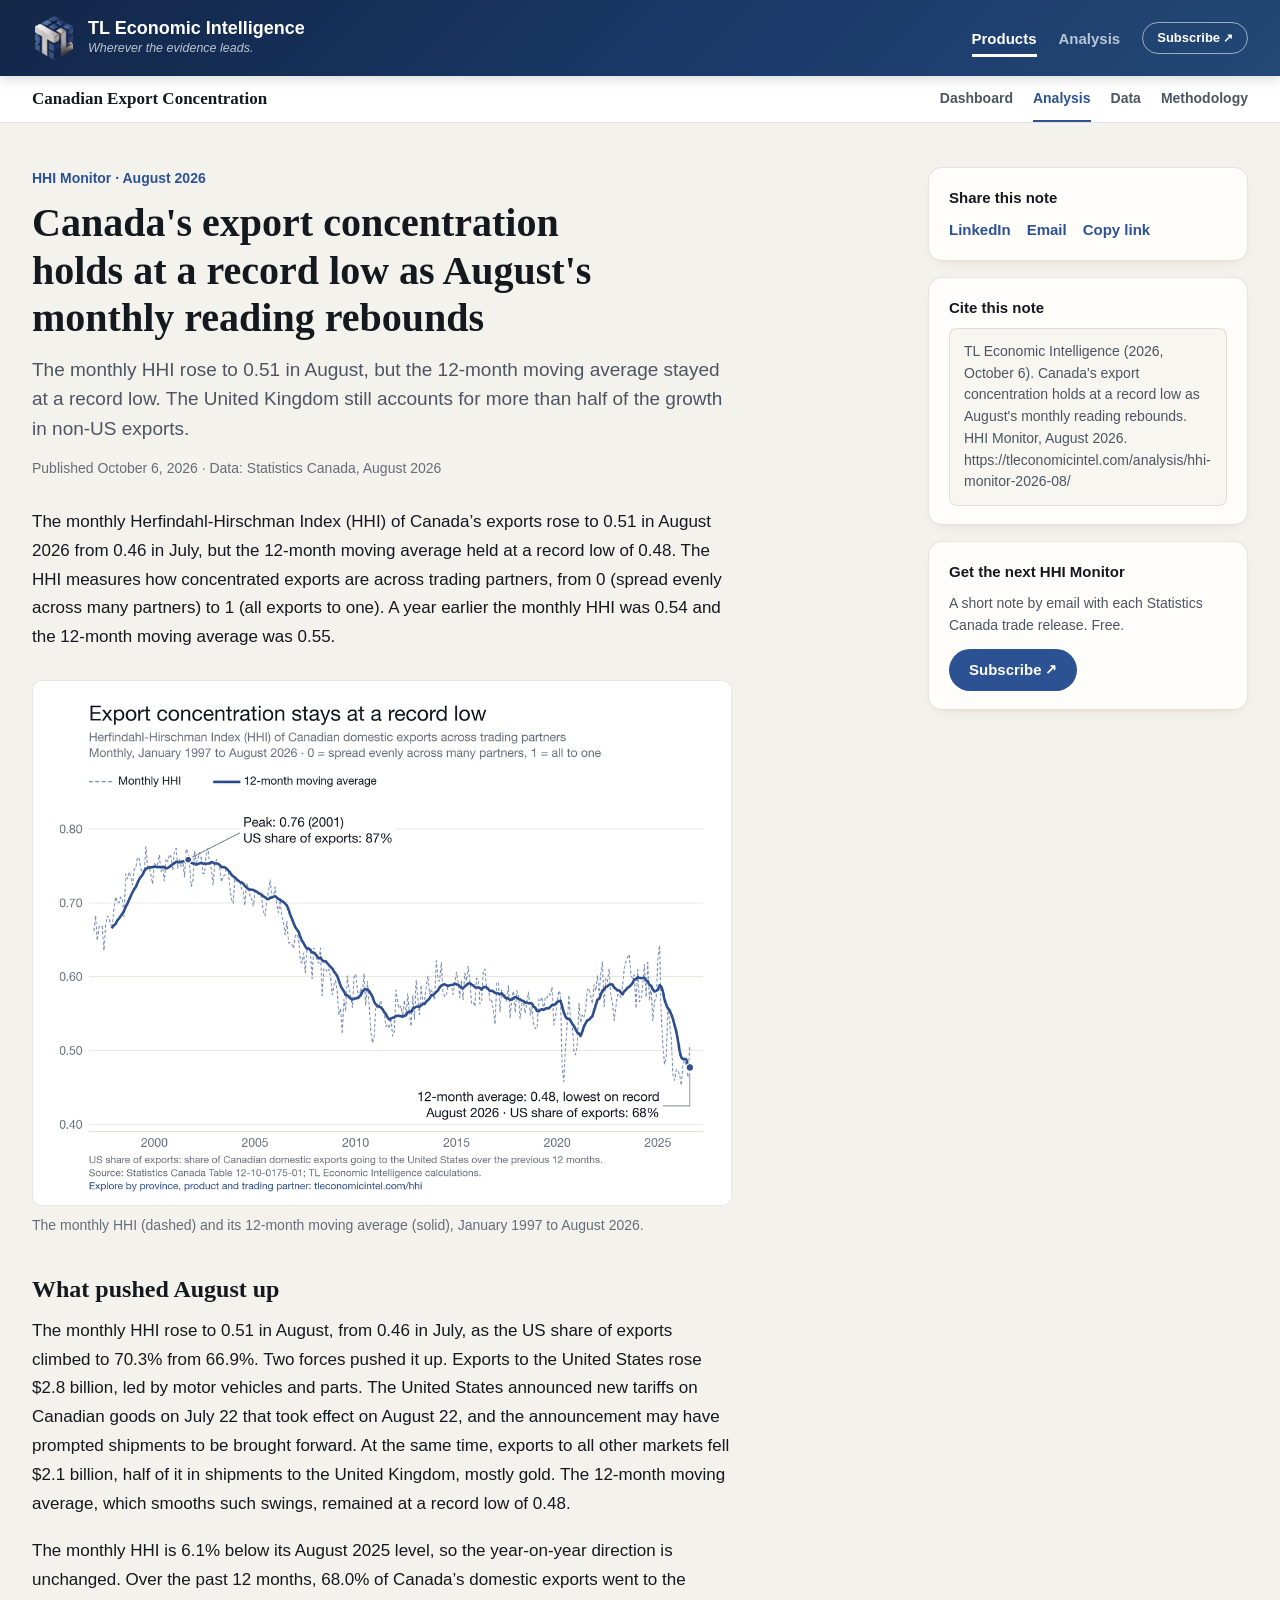
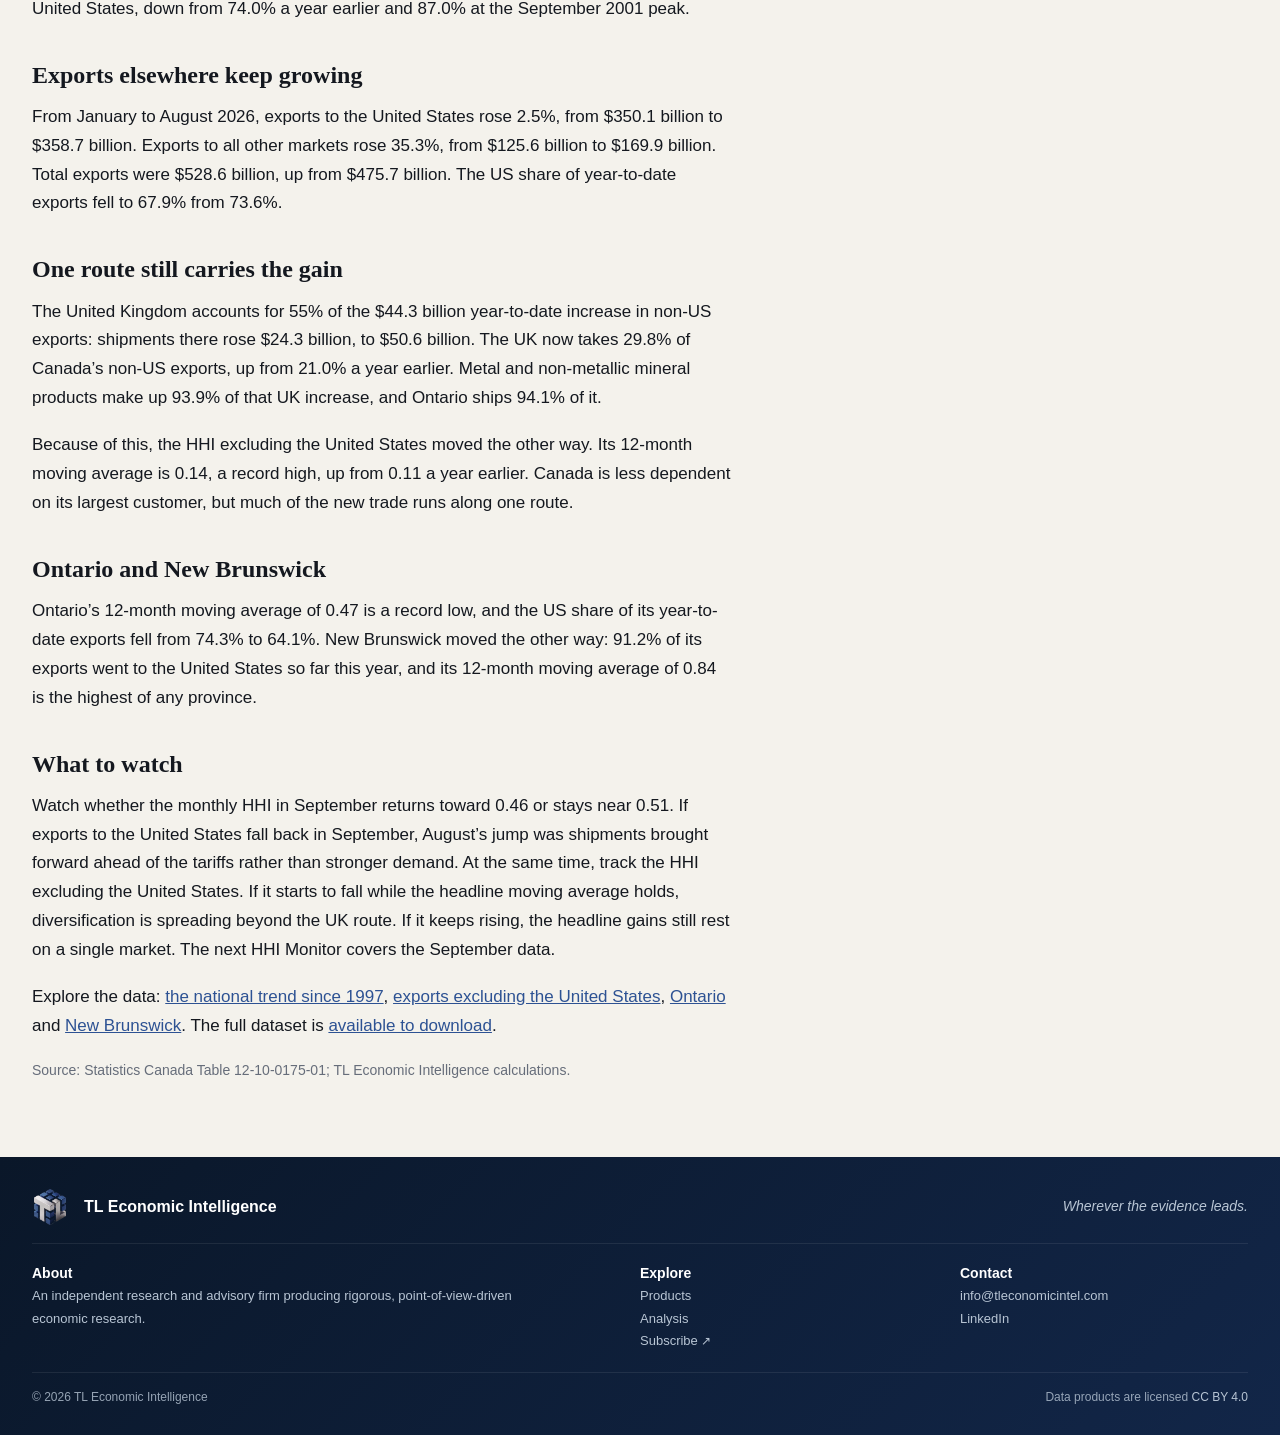
<file: analysis/hhi-monitor-2026-08/index.html>
<!DOCTYPE html>
<html lang="en">
<head>
<meta charset="utf-8">
<meta name="viewport" content="width=device-width, initial-scale=1">
<title>Canada&#39;s export concentration holds at a record low as August&#39;s monthly reading rebounds | TL Economic Intelligence</title>
<meta name="description" content="The monthly HHI rose to 0.51 in August, but the 12-month moving average stayed at a record low. The United Kingdom still accounts for more than half of the growth in non-US exports.">
<meta name="author" content="TL Economic Intelligence">

<meta property="og:type" content="article">
<meta property="og:title" content="Canada&#39;s export concentration holds at a record low as August&#39;s monthly reading rebounds">
<meta property="og:description" content="The monthly HHI rose to 0.51 in August, but the 12-month moving average stayed at a record low. The United Kingdom still accounts for more than half of the growth in non-US exports.">
<meta property="og:url" content="https://tleconomicintel.com/analysis/hhi-monitor-2026-08/">
<meta property="og:image" content="https://tleconomicintel.com/analysis/hhi-monitor-2026-08/chart.png">
<meta name="twitter:card" content="summary_large_image">
<meta name="twitter:image" content="https://tleconomicintel.com/analysis/hhi-monitor-2026-08/chart.png">
<meta property="og:site_name" content="TL Economic Intelligence">
<link rel="canonical" href="https://tleconomicintel.com/analysis/hhi-monitor-2026-08/">
<link rel="stylesheet" href="/assets/chrome.css?v=2e0816f7">
<link rel="stylesheet" href="/assets/site.css?v=2e0816f7">
<link rel="icon" type="image/png" href="/assets/logo.png">
</head>
<body>
<a class="tl-skip" href="#content">Skip to content</a>
<header class="tl-header">
  <div class="tl-header-inner">
    <a class="tl-brand" href="/">
      <img class="tl-logo" src="/assets/logo.png" alt="" width="44" height="44">
      <span>
        <span class="tl-brand-name">TL Economic Intelligence</span>
        <span class="tl-brand-tagline">Wherever the evidence leads.</span>
      </span>
    </a>
    <nav class="tl-nav" aria-label="Site">
      <a class="tl-tab" href="/products/" aria-current="true">Products</a>
      <a class="tl-tab" href="/analysis/">Analysis</a>
      <a class="tl-subscribe" href="https://tleconomicintel.substack.com/subscribe">Subscribe<span class="tl-ext" aria-hidden="true">&#8599;</span><span class="tl-sr"> (on Substack)</span></a>
    </nav>
  </div>
</header>

<nav class="tl-product-bar" aria-label="Canadian Export Concentration">
  <div class="tl-product-bar-inner">
    <a class="tl-product-name" href="/hhi/">Canadian Export Concentration</a>
    <div class="tl-product-tabs">
      <a href="/hhi/">Dashboard</a>
      <a href="/analysis/hhi/" aria-current="true">Analysis</a>
      <a href="/hhi/data/">Data</a>
      <a href="/hhi/methodology/">Methodology</a>
    </div>
  </div>
</nav>


<main class="wrap" id="content">

  <div class="layout">
    <article>
    <header class="page-intro">
    
    <p class="eyebrow">HHI Monitor &middot; August 2026</p>
    <h1>Canada&#39;s export concentration holds at a record low as August&#39;s monthly reading rebounds</h1>
    <p class="standfirst">The monthly HHI rose to 0.51 in August, but the 12-month moving average stayed at a record low. The United Kingdom still accounts for more than half of the growth in non-US exports.</p>
    <p class="meta">Published October 6, 2026 &middot; Data: Statistics Canada, August 2026</p>
    </header>
    <div class="prose">
<p>The monthly Herfindahl-Hirschman Index (HHI) of Canada&rsquo;s exports rose to 0.51 in August 2026 from 0.46 in July, but the 12-month moving average held at a record low of 0.48. The HHI measures how concentrated exports are across trading partners, from 0 (spread evenly across many partners) to 1 (all exports to one). A year earlier the monthly HHI was 0.54 and the 12-month moving average was 0.55.</p>
<figure><a href="chart@2x.png" title="Open the chart full size"><img src="chart.png" srcset="chart.png 1200w, chart@2x.png 2400w" sizes="(max-width: 720px) 100vw, 700px" width="1200" height="900" alt="Canada&#x27;s export concentration stays at a record low. The monthly HHI (dashed) and its 12-month moving average (solid), January 1997 to August 2026."></a><figcaption>The monthly HHI (dashed) and its 12-month moving average (solid), January 1997 to August 2026.</figcaption></figure>
<h2>What pushed August up</h2>
<p>The monthly HHI rose to 0.51 in August, from 0.46 in July, as the US share of exports climbed to 70.3% from 66.9%. Two forces pushed it up. Exports to the United States rose $2.8 billion, led by motor vehicles and parts. The United States announced new tariffs on Canadian goods on July 22 that took effect on August 22, and the announcement may have prompted shipments to be brought forward. At the same time, exports to all other markets fell $2.1 billion, half of it in shipments to the United Kingdom, mostly gold. The 12-month moving average, which smooths such swings, remained at a record low of 0.48.</p>
<p>The monthly HHI is 6.1% below its August 2025 level, so the year-on-year direction is unchanged. Over the past 12 months, 68.0% of Canada&rsquo;s domestic exports went to the United States, down from 74.0% a year earlier and 87.0% at the September 2001 peak.</p>
<h2>Exports elsewhere keep growing</h2>
<p>From January to August 2026, exports to the United States rose 2.5%, from $350.1 billion to $358.7 billion. Exports to all other markets rose 35.3%, from $125.6 billion to $169.9 billion. Total exports were $528.6 billion, up from $475.7 billion. The US share of year-to-date exports fell to 67.9% from 73.6%.</p>
<h2>One route still carries the gain</h2>
<p>The United Kingdom accounts for 55% of the $44.3 billion year-to-date increase in non-US exports: shipments there rose $24.3 billion, to $50.6 billion. The UK now takes 29.8% of Canada&rsquo;s non-US exports, up from 21.0% a year earlier. Metal and non-metallic mineral products make up 93.9% of that UK increase, and Ontario ships 94.1% of it.</p>
<p>Because of this, the HHI excluding the United States moved the other way. Its 12-month moving average is 0.14, a record high, up from 0.11 a year earlier. Canada is less dependent on its largest customer, but much of the new trade runs along one route.</p>
<h2>Ontario and New Brunswick</h2>
<p>Ontario&rsquo;s 12-month moving average of 0.47 is a record low, and the US share of its year-to-date exports fell from 74.3% to 64.1%. New Brunswick moved the other way: 91.2% of its exports went to the United States so far this year, and its 12-month moving average of 0.84 is the highest of any province.</p>
<h2>What to watch</h2>
<p>Watch whether the monthly HHI in September returns toward 0.46 or stays near 0.51. If exports to the United States fall back in September, August&rsquo;s jump was shipments brought forward ahead of the tariffs rather than stronger demand. At the same time, track the HHI excluding the United States. If it starts to fall while the headline moving average holds, diversification is spreading beyond the UK route. If it keeps rising, the headline gains still rest on a single market. The next HHI Monitor covers the September data.</p>
<p>Explore the data: <a href="https://tleconomicintel.com/hhi/?window=0">the national trend since 1997</a>, <a href="https://tleconomicintel.com/hhi/?partner=exus&amp;window=0">exports excluding the United States</a>, <a href="https://tleconomicintel.com/hhi/?geo=ON">Ontario</a> and <a href="https://tleconomicintel.com/hhi/?geo=NB">New Brunswick</a>. The full dataset is <a href="https://tleconomicintel.com/hhi/data/hhi_monthly.csv">available to download</a>.</p>
      <p class="source">Source: Statistics Canada Table 12-10-0175-01; TL Economic Intelligence calculations.</p>
    </div>
    </article>

    <aside class="rail" aria-label="Share, cite and subscribe">
      <div class="panel">
        <p class="panel-title">Share this note</p>
        <div class="share">
          <a href="https://www.linkedin.com/sharing/share-offsite/?url=https%3A//tleconomicintel.com/analysis/hhi-monitor-2026-08/" rel="noopener">LinkedIn</a>
          <a href="mailto:?subject=Canada%27s%20export%20concentration%20holds%20at%20a%20record%20low%20as%20August%27s%20monthly%20reading%20rebounds&amp;body=https%3A//tleconomicintel.com/analysis/hhi-monitor-2026-08/">Email</a>
          <button type="button" id="copy-link" data-url="https://tleconomicintel.com/analysis/hhi-monitor-2026-08/">Copy link</button>
        </div>
        <span class="sr-only" id="copy-status" role="status"></span>
      </div>
      
      <div class="panel">
        <p class="panel-title">Cite this note</p>
        <p class="cite">TL Economic Intelligence (2026, October 6). Canada&#39;s export concentration holds at a record low as August&#39;s monthly reading rebounds. HHI Monitor, August 2026. https://tleconomicintel.com/analysis/hhi-monitor-2026-08/</p>
      </div>
      
      <div class="panel">
        <p class="panel-title">Get the next HHI Monitor</p>
        <p>A short note by email with each Statistics Canada trade release. Free.</p>
        <a class="btn" href="https://tleconomicintel.substack.com/subscribe">Subscribe<span class="tl-ext" aria-hidden="true">&#8599;</span><span class="tl-sr"> (on Substack)</span></a>
      </div>
    </aside>
  </div>


  
</main>

<footer class="tl-footer">
  <div class="tl-footer-inner">
    <div class="tl-footer-top">
      <img class="tl-footer-logo" src="/assets/logo.png" alt="" width="36" height="36">
      <span class="tl-footer-name">TL Economic Intelligence</span>
      <span class="tl-footer-tagline">Wherever the evidence leads.</span>
    </div>
    <div class="tl-footer-grid">
      <div>
        <p class="tl-footer-h">About</p>
        <p>An independent research and advisory firm producing rigorous, point-of-view-driven economic research.</p>
      </div>
      <div>
        <p class="tl-footer-h">Explore</p>
        <a href="/products/">Products</a>
        <a href="/analysis/">Analysis</a>
        <a href="https://tleconomicintel.substack.com/subscribe">Subscribe<span class="tl-ext" aria-hidden="true">&#8599;</span><span class="tl-sr"> (on Substack)</span></a>
      </div>
      <div>
        <p class="tl-footer-h">Contact</p>
        <a href="mailto:info@tleconomicintel.com">info@tleconomicintel.com</a>
        <a href="https://www.linkedin.com/company/tl-economic-intelligence/">LinkedIn</a>
      </div>
    </div>
    <div class="tl-footer-bottom">
      <span>&copy; 2026 TL Economic Intelligence</span>
      <span>Data products are licensed <a href="https://creativecommons.org/licenses/by/4.0/" rel="license"><span class="tl-nowrap">CC BY 4.0</span></a></span>
    </div>
  </div>
</footer>

<script>
// Copy the note's link: Clipboard API, then the older copy command. The button and a screen-reader
// announcement always say what happened; the address bar holds the same link if both fail.
var copyTimer;
document.getElementById('copy-link').addEventListener('click', function (e) {
  var btn = e.currentTarget, url = btn.dataset.url, status = document.getElementById('copy-status');
  var say = function (label, message, ms) {
    btn.textContent = label;
    status.textContent = message;
    clearTimeout(copyTimer);
    copyTimer = setTimeout(function () { btn.textContent = 'Copy link'; status.textContent = ''; }, ms);
  };
  var done = function () { say('Copied ✓', 'Link copied to the clipboard', 2500); };
  var legacy = function () {
    var t = document.createElement('textarea'), ok = false;
    t.value = url; t.setAttribute('readonly', ''); t.style.cssText = 'position:fixed;top:0;left:0;opacity:0';
    document.body.appendChild(t); t.select();
    try { ok = document.execCommand('copy'); } catch (err) { ok = false; }
    t.remove(); btn.focus();
    if (ok) done();
    else say('Copy the address bar', 'Could not copy automatically. The link to this note is in the address bar.', 5000);
  };
  if (navigator.clipboard && window.isSecureContext) navigator.clipboard.writeText(url).then(done, legacy);
  else legacy();
});
</script>

</body>
</html>
</file>
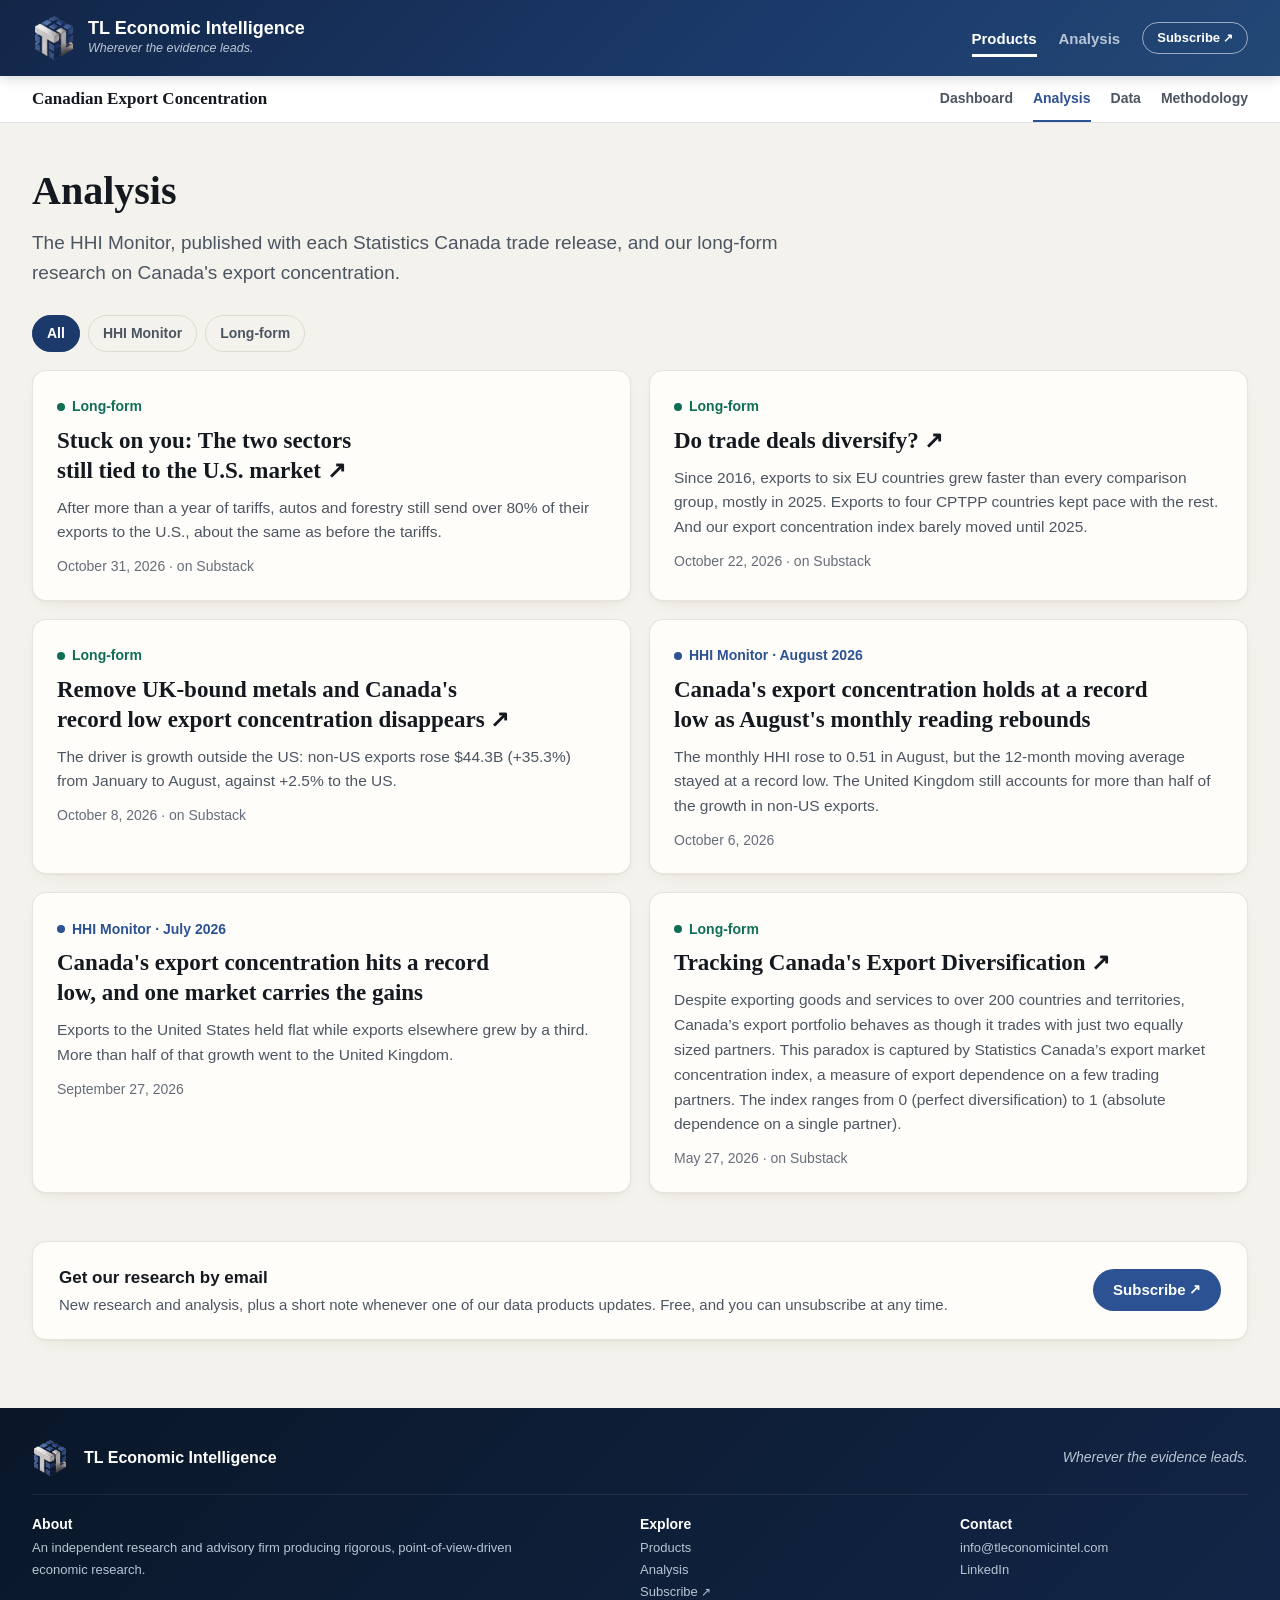
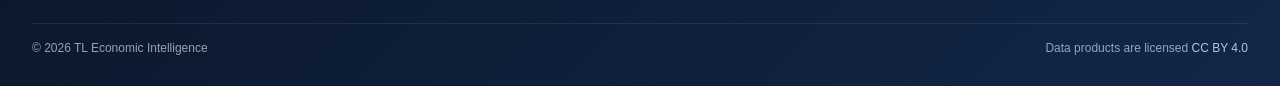
<file: analysis/hhi/index.html>
<!DOCTYPE html>
<html lang="en">
<head>
<meta charset="utf-8">
<meta name="viewport" content="width=device-width, initial-scale=1">
<title>Canadian Export Concentration: analysis | TL Economic Intelligence</title>
<meta name="description" content="The HHI Monitor, published with each Statistics Canada trade release, and our long-form research on Canada&#39;s export concentration.">
<meta name="author" content="TL Economic Intelligence">

<meta property="og:type" content="website">
<meta property="og:title" content="Canadian Export Concentration: analysis">
<meta property="og:description" content="The HHI Monitor, published with each Statistics Canada trade release, and our long-form research on Canada&#39;s export concentration.">
<meta property="og:url" content="https://tleconomicintel.com/analysis/hhi/">
<meta property="og:image" content="https://tleconomicintel.com/hhi/og-image.png">
<meta name="twitter:card" content="summary_large_image">
<meta name="twitter:image" content="https://tleconomicintel.com/hhi/og-image.png">
<meta property="og:site_name" content="TL Economic Intelligence">
<link rel="canonical" href="https://tleconomicintel.com/analysis/hhi/">
<link rel="stylesheet" href="/assets/chrome.css?v=2e0816f7">
<link rel="stylesheet" href="/assets/site.css?v=2e0816f7">
<link rel="icon" type="image/png" href="/assets/logo.png">
</head>
<body>
<a class="tl-skip" href="#content">Skip to content</a>
<header class="tl-header">
  <div class="tl-header-inner">
    <a class="tl-brand" href="/">
      <img class="tl-logo" src="/assets/logo.png" alt="" width="44" height="44">
      <span>
        <span class="tl-brand-name">TL Economic Intelligence</span>
        <span class="tl-brand-tagline">Wherever the evidence leads.</span>
      </span>
    </a>
    <nav class="tl-nav" aria-label="Site">
      <a class="tl-tab" href="/products/" aria-current="true">Products</a>
      <a class="tl-tab" href="/analysis/">Analysis</a>
      <a class="tl-subscribe" href="https://tleconomicintel.substack.com/subscribe">Subscribe<span class="tl-ext" aria-hidden="true">&#8599;</span><span class="tl-sr"> (on Substack)</span></a>
    </nav>
  </div>
</header>

<nav class="tl-product-bar" aria-label="Canadian Export Concentration">
  <div class="tl-product-bar-inner">
    <a class="tl-product-name" href="/hhi/">Canadian Export Concentration</a>
    <div class="tl-product-tabs">
      <a href="/hhi/">Dashboard</a>
      <a href="/analysis/hhi/" aria-current="page">Analysis</a>
      <a href="/hhi/data/">Data</a>
      <a href="/hhi/methodology/">Methodology</a>
    </div>
  </div>
</nav>


<main class="wrap" id="content">

  <header class="page-intro">
    <h1>Analysis</h1>
    <p class="standfirst">The HHI Monitor, published with each Statistics Canada trade release, and our long-form research on Canada&#39;s export concentration.</p>
  </header>

  
  <div class="filters" role="group" aria-label="Show">
    
    <button class="filter" type="button" data-filter="all" aria-pressed="true">All</button>
    
    <button class="filter" type="button" data-filter="type:monitor" aria-pressed="false">HHI Monitor</button>
    
    <button class="filter" type="button" data-filter="type:longform" aria-pressed="false">Long-form</button>
    
  </div>
  

  <ol class="hub-list" id="hub-list">
  
    <li class="hub-item" data-type="longform" data-product="hhi">
      <p class="hub-type">Long-form</p>
      <h2><a class="card-link" href="https://tleconomicintel.substack.com/p/stuck-on-you-the-two-sectors-still" rel="noopener">Stuck on you: The two sectors still tied to the U.S. market &#8599;</a></h2>
      <p class="hub-summary">After more than a year of tariffs, autos and forestry still send over 80% of their exports to the U.S., about the same as before the tariffs.</p>
      <p class="hub-foot">October 31, 2026 &middot; on Substack</p>
    </li>
  
    <li class="hub-item" data-type="longform" data-product="hhi">
      <p class="hub-type">Long-form</p>
      <h2><a class="card-link" href="https://tleconomicintel.substack.com/p/do-trade-deals-diversify" rel="noopener">Do trade deals diversify? &#8599;</a></h2>
      <p class="hub-summary">Since 2016, exports to six EU countries grew faster than every comparison group, mostly in 2025. Exports to four CPTPP countries kept pace with the rest. And our export concentration index barely moved until 2025.</p>
      <p class="hub-foot">October 22, 2026 &middot; on Substack</p>
    </li>
  
    <li class="hub-item" data-type="longform" data-product="hhi">
      <p class="hub-type">Long-form</p>
      <h2><a class="card-link" href="https://tleconomicintel.substack.com/p/remove-uk-bound-metals-and-canadas" rel="noopener">Remove UK-bound metals and Canada&#39;s record low export concentration disappears &#8599;</a></h2>
      <p class="hub-summary">The driver is growth outside the US: non-US exports rose $44.3B (+35.3%) from January to August, against +2.5% to the US.</p>
      <p class="hub-foot">October 8, 2026 &middot; on Substack</p>
    </li>
  
    <li class="hub-item" data-type="monitor" data-product="hhi">
      <p class="hub-type">HHI Monitor · August 2026</p>
      <h2><a class="card-link" href="/analysis/hhi-monitor-2026-08/">Canada&#39;s export concentration holds at a record low as August&#39;s monthly reading rebounds</a></h2>
      <p class="hub-summary">The monthly HHI rose to 0.51 in August, but the 12-month moving average stayed at a record low. The United Kingdom still accounts for more than half of the growth in non-US exports.</p>
      <p class="hub-foot">October 6, 2026</p>
    </li>
  
    <li class="hub-item" data-type="monitor" data-product="hhi">
      <p class="hub-type">HHI Monitor · July 2026</p>
      <h2><a class="card-link" href="/analysis/hhi-monitor-2026-07/">Canada&#39;s export concentration hits a record low, and one market carries the gains</a></h2>
      <p class="hub-summary">Exports to the United States held flat while exports elsewhere grew by a third. More than half of that growth went to the United Kingdom.</p>
      <p class="hub-foot">September 27, 2026</p>
    </li>
  
    <li class="hub-item" data-type="longform" data-product="hhi">
      <p class="hub-type">Long-form</p>
      <h2><a class="card-link" href="https://tleconomicintel.substack.com/p/tracking-canadas-export-diversification" rel="noopener">Tracking Canada&#39;s Export Diversification &#8599;</a></h2>
      <p class="hub-summary">Despite exporting goods and services to over 200 countries and territories, Canada’s export portfolio behaves as though it trades with just two equally sized partners. This paradox is captured by Statistics Canada’s export market concentration index, a measure of export dependence on a few trading partners. The index ranges from 0 (perfect diversification) to 1 (absolute dependence on a single partner).</p>
      <p class="hub-foot">May 27, 2026 &middot; on Substack</p>
    </li>
  
  </ol>


  
  <aside class="cta">
    <div class="cta-text">
      <p class="cta-title">Get our research by email</p>
      <p class="cta-sub">New research and analysis, plus a short note whenever one of our data products updates. Free, and you can unsubscribe at any time.</p>
    </div>
    <a class="btn" href="https://tleconomicintel.substack.com/subscribe">Subscribe<span class="tl-ext" aria-hidden="true">&#8599;</span><span class="tl-sr"> (on Substack)</span></a>
  </aside>
  
</main>

<footer class="tl-footer">
  <div class="tl-footer-inner">
    <div class="tl-footer-top">
      <img class="tl-footer-logo" src="/assets/logo.png" alt="" width="36" height="36">
      <span class="tl-footer-name">TL Economic Intelligence</span>
      <span class="tl-footer-tagline">Wherever the evidence leads.</span>
    </div>
    <div class="tl-footer-grid">
      <div>
        <p class="tl-footer-h">About</p>
        <p>An independent research and advisory firm producing rigorous, point-of-view-driven economic research.</p>
      </div>
      <div>
        <p class="tl-footer-h">Explore</p>
        <a href="/products/">Products</a>
        <a href="/analysis/">Analysis</a>
        <a href="https://tleconomicintel.substack.com/subscribe">Subscribe<span class="tl-ext" aria-hidden="true">&#8599;</span><span class="tl-sr"> (on Substack)</span></a>
      </div>
      <div>
        <p class="tl-footer-h">Contact</p>
        <a href="mailto:info@tleconomicintel.com">info@tleconomicintel.com</a>
        <a href="https://www.linkedin.com/company/tl-economic-intelligence/">LinkedIn</a>
      </div>
    </div>
    <div class="tl-footer-bottom">
      <span>&copy; 2026 TL Economic Intelligence</span>
      <span>Data products are licensed <a href="https://creativecommons.org/licenses/by/4.0/" rel="license"><span class="tl-nowrap">CC BY 4.0</span></a></span>
    </div>
  </div>
</footer>


<script>
document.querySelectorAll('.filter').forEach(function (btn) {
  btn.addEventListener('click', function () {
    var parts = btn.dataset.filter.split(':');
    document.querySelectorAll('.filter').forEach(function (b) { b.setAttribute('aria-pressed', String(b === btn)); });
    document.querySelectorAll('#hub-list .hub-item[data-type]').forEach(function (li) {
      li.hidden = parts[0] !== 'all' && li.dataset[parts[0]] !== parts[1];
    });
  });
});
</script>


</body>
</html>
</file>
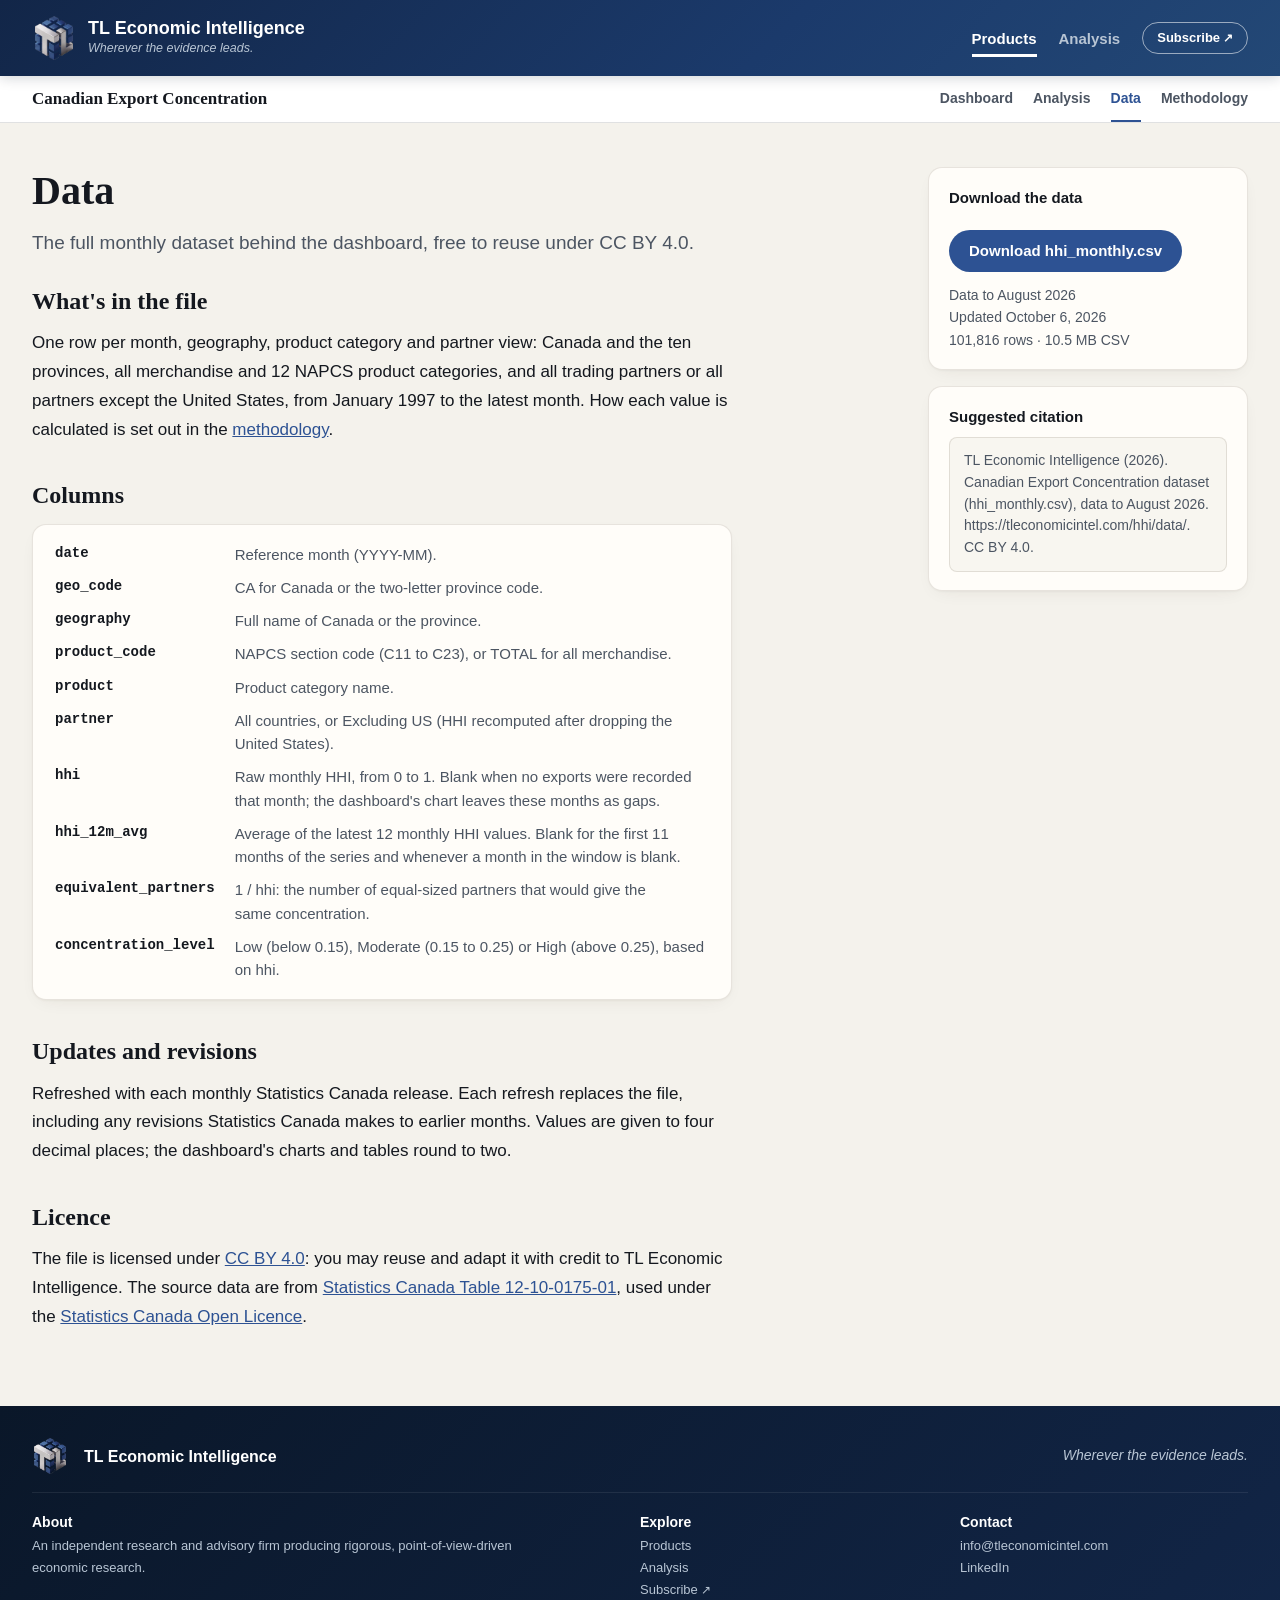
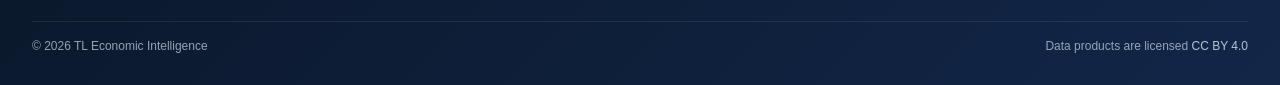
<file: hhi/data/index.html>
<!DOCTYPE html>
<html lang="en">
<head>
<meta charset="utf-8">
<meta name="viewport" content="width=device-width, initial-scale=1">
<title>Canadian Export Concentration: data | TL Economic Intelligence</title>
<meta name="description" content="Download the Canadian Export Concentration dataset. One row per month, geography, product category and partner view: Canada and the ten provinces, all merchandise and 12 NAPCS product categories, and all trading partners or all partners except the United States, from January 1997 to the latest month.">
<meta name="author" content="TL Economic Intelligence">

<meta property="og:type" content="website">
<meta property="og:title" content="Canadian Export Concentration: data">
<meta property="og:description" content="Download the Canadian Export Concentration dataset. One row per month, geography, product category and partner view: Canada and the ten provinces, all merchandise and 12 NAPCS product categories, and all trading partners or all partners except the United States, from January 1997 to the latest month.">
<meta property="og:url" content="https://tleconomicintel.com/hhi/data/">
<meta property="og:image" content="https://tleconomicintel.com/hhi/og-image.png">
<meta name="twitter:card" content="summary_large_image">
<meta name="twitter:image" content="https://tleconomicintel.com/hhi/og-image.png">
<meta property="og:site_name" content="TL Economic Intelligence">
<link rel="canonical" href="https://tleconomicintel.com/hhi/data/">
<link rel="stylesheet" href="/assets/chrome.css?v=2e0816f7">
<link rel="stylesheet" href="/assets/site.css?v=2e0816f7">
<link rel="icon" type="image/png" href="/assets/logo.png">
</head>
<body>
<a class="tl-skip" href="#content">Skip to content</a>
<header class="tl-header">
  <div class="tl-header-inner">
    <a class="tl-brand" href="/">
      <img class="tl-logo" src="/assets/logo.png" alt="" width="44" height="44">
      <span>
        <span class="tl-brand-name">TL Economic Intelligence</span>
        <span class="tl-brand-tagline">Wherever the evidence leads.</span>
      </span>
    </a>
    <nav class="tl-nav" aria-label="Site">
      <a class="tl-tab" href="/products/" aria-current="true">Products</a>
      <a class="tl-tab" href="/analysis/">Analysis</a>
      <a class="tl-subscribe" href="https://tleconomicintel.substack.com/subscribe">Subscribe<span class="tl-ext" aria-hidden="true">&#8599;</span><span class="tl-sr"> (on Substack)</span></a>
    </nav>
  </div>
</header>

<nav class="tl-product-bar" aria-label="Canadian Export Concentration">
  <div class="tl-product-bar-inner">
    <a class="tl-product-name" href="/hhi/">Canadian Export Concentration</a>
    <div class="tl-product-tabs">
      <a href="/hhi/">Dashboard</a>
      <a href="/analysis/hhi/">Analysis</a>
      <a href="/hhi/data/" aria-current="page">Data</a>
      <a href="/hhi/methodology/">Methodology</a>
    </div>
  </div>
</nav>


<main class="wrap" id="content">

  <div class="layout">
    <div class="main">
    <header class="page-intro">
      <h1>Data</h1>
      <p class="standfirst">The full monthly dataset behind the dashboard, free to reuse under <span class="tl-nowrap">CC BY 4.0</span>.</p>
    </header>
    <div class="prose">
      <h2>What's in the file</h2>
      <p>One row per month, geography, product category and partner view: Canada and the ten provinces, all merchandise and 12 NAPCS product categories, and all trading partners or all partners except the United States, from January 1997 to the latest month. How each value is calculated is set out in the <a href="/hhi/methodology/">methodology</a>.</p>

      <h2>Columns</h2>
      <dl class="columns">
      
        <dt>date</dt><dd>Reference month (YYYY-MM).</dd>
      
        <dt>geo_code</dt><dd>CA for Canada or the two-letter province code.</dd>
      
        <dt>geography</dt><dd>Full name of Canada or the province.</dd>
      
        <dt>product_code</dt><dd>NAPCS section code (C11 to C23), or TOTAL for all merchandise.</dd>
      
        <dt>product</dt><dd>Product category name.</dd>
      
        <dt>partner</dt><dd>All countries, or Excluding US (HHI recomputed after dropping the United States).</dd>
      
        <dt>hhi</dt><dd>Raw monthly HHI, from 0 to 1. Blank when no exports were recorded that month; the dashboard&#39;s chart leaves these months as gaps.</dd>
      
        <dt>hhi_12m_avg</dt><dd>Average of the latest 12 monthly HHI values. Blank for the first 11 months of the series and whenever a month in the window is blank.</dd>
      
        <dt>equivalent_partners</dt><dd>1 / hhi: the number of equal-sized partners that would give the same concentration.</dd>
      
        <dt>concentration_level</dt><dd>Low (below 0.15), Moderate (0.15 to 0.25) or High (above 0.25), based on hhi.</dd>
      
      </dl>

      <h2>Updates and revisions</h2>
      <p>Refreshed with each monthly Statistics Canada release. Each refresh replaces the file, including any revisions Statistics Canada makes to earlier months. Values are given to four decimal places; the dashboard&#39;s charts and tables round to two.</p>

      <h2>Licence</h2>
      <p>The file is licensed under <a href="https://creativecommons.org/licenses/by/4.0/" rel="license"><span class="tl-nowrap">CC BY 4.0</span></a>: you may reuse and adapt it with credit to TL Economic Intelligence. The source data are from <a href="https://www150.statcan.gc.ca/t1/tbl1/en/tv.action?pid=1210017501">Statistics Canada Table 12-10-0175-01</a>, used under the <a href="https://www.statcan.gc.ca/en/terms-conditions/open-licence">Statistics Canada Open Licence</a>.</p>
    </div>
    </div>

    <aside class="rail" aria-label="Download and citation">
      <div class="panel download rail-top">
        <p class="panel-title">Download the data</p>
        <a class="btn" href="/hhi/data/hhi_monthly.csv" download>Download hhi_monthly.csv</a>
        <ul class="dl-facts"><li>Data to August 2026</li><li>Updated October 6, 2026</li><li>101,816 rows · 10.5 MB CSV</li></ul>
      </div>
      <div class="panel">
        <p class="panel-title">Suggested citation</p>
        <p class="cite">TL Economic Intelligence (2026). Canadian Export Concentration dataset (hhi_monthly.csv), data to August 2026. https://tleconomicintel.com/hhi/data/. <span class="tl-nowrap">CC BY 4.0</span>.</p>
      </div>
    </aside>
  </div>


  
</main>

<footer class="tl-footer">
  <div class="tl-footer-inner">
    <div class="tl-footer-top">
      <img class="tl-footer-logo" src="/assets/logo.png" alt="" width="36" height="36">
      <span class="tl-footer-name">TL Economic Intelligence</span>
      <span class="tl-footer-tagline">Wherever the evidence leads.</span>
    </div>
    <div class="tl-footer-grid">
      <div>
        <p class="tl-footer-h">About</p>
        <p>An independent research and advisory firm producing rigorous, point-of-view-driven economic research.</p>
      </div>
      <div>
        <p class="tl-footer-h">Explore</p>
        <a href="/products/">Products</a>
        <a href="/analysis/">Analysis</a>
        <a href="https://tleconomicintel.substack.com/subscribe">Subscribe<span class="tl-ext" aria-hidden="true">&#8599;</span><span class="tl-sr"> (on Substack)</span></a>
      </div>
      <div>
        <p class="tl-footer-h">Contact</p>
        <a href="mailto:info@tleconomicintel.com">info@tleconomicintel.com</a>
        <a href="https://www.linkedin.com/company/tl-economic-intelligence/">LinkedIn</a>
      </div>
    </div>
    <div class="tl-footer-bottom">
      <span>&copy; 2026 TL Economic Intelligence</span>
      <span>Data products are licensed <a href="https://creativecommons.org/licenses/by/4.0/" rel="license"><span class="tl-nowrap">CC BY 4.0</span></a></span>
    </div>
  </div>
</footer>

</body>
</html>
</file>
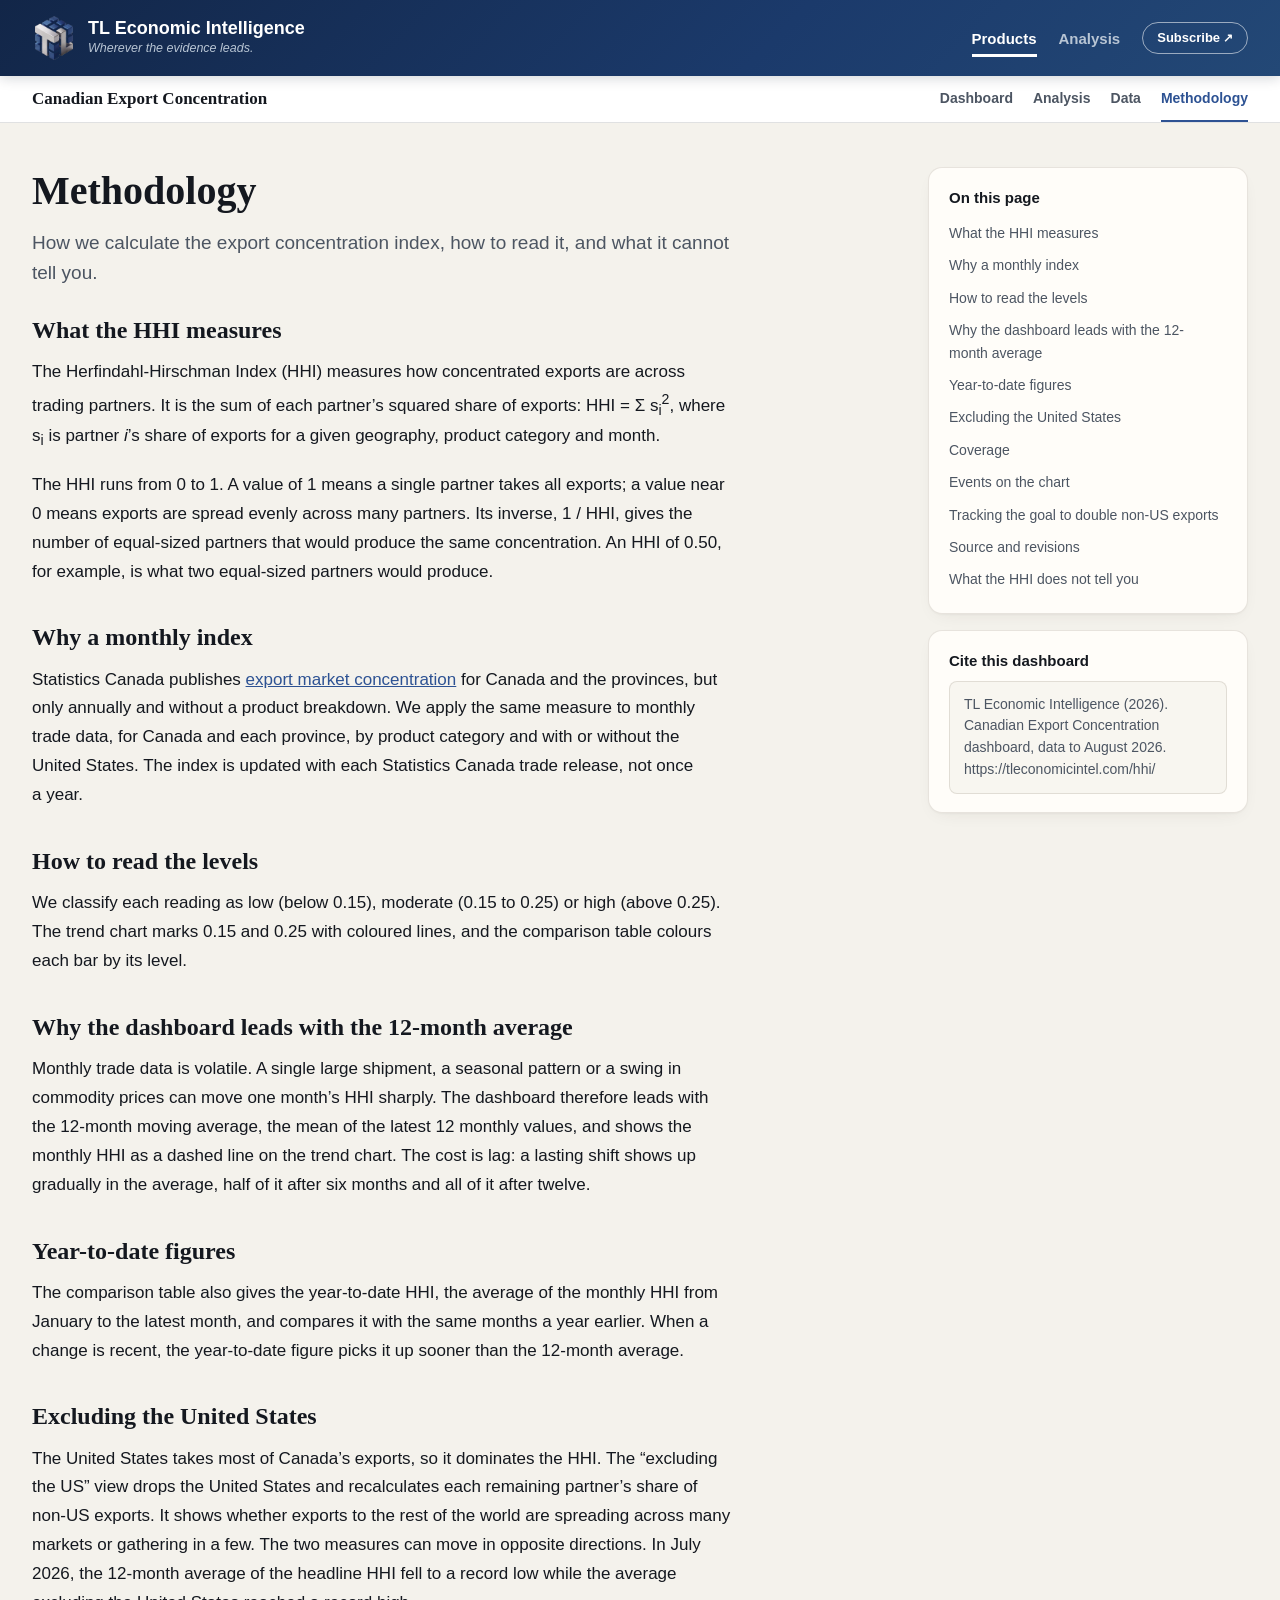
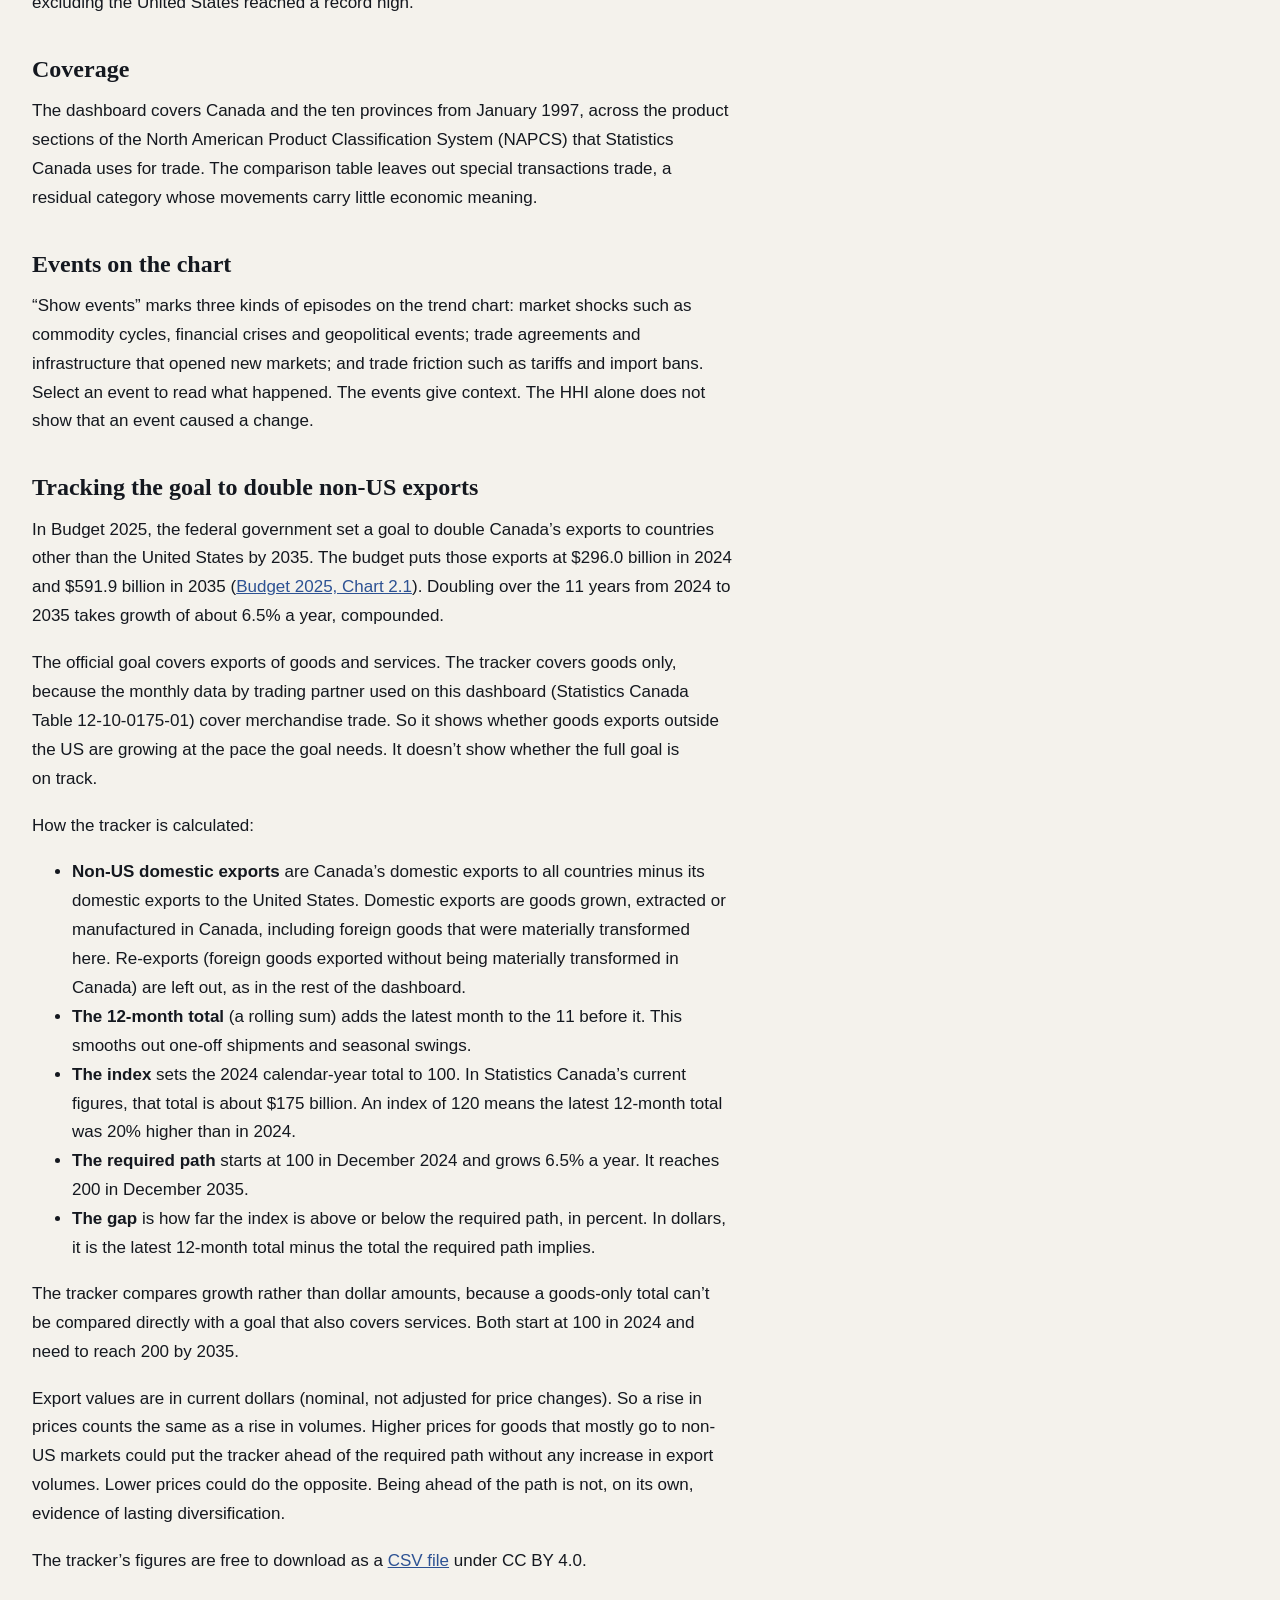
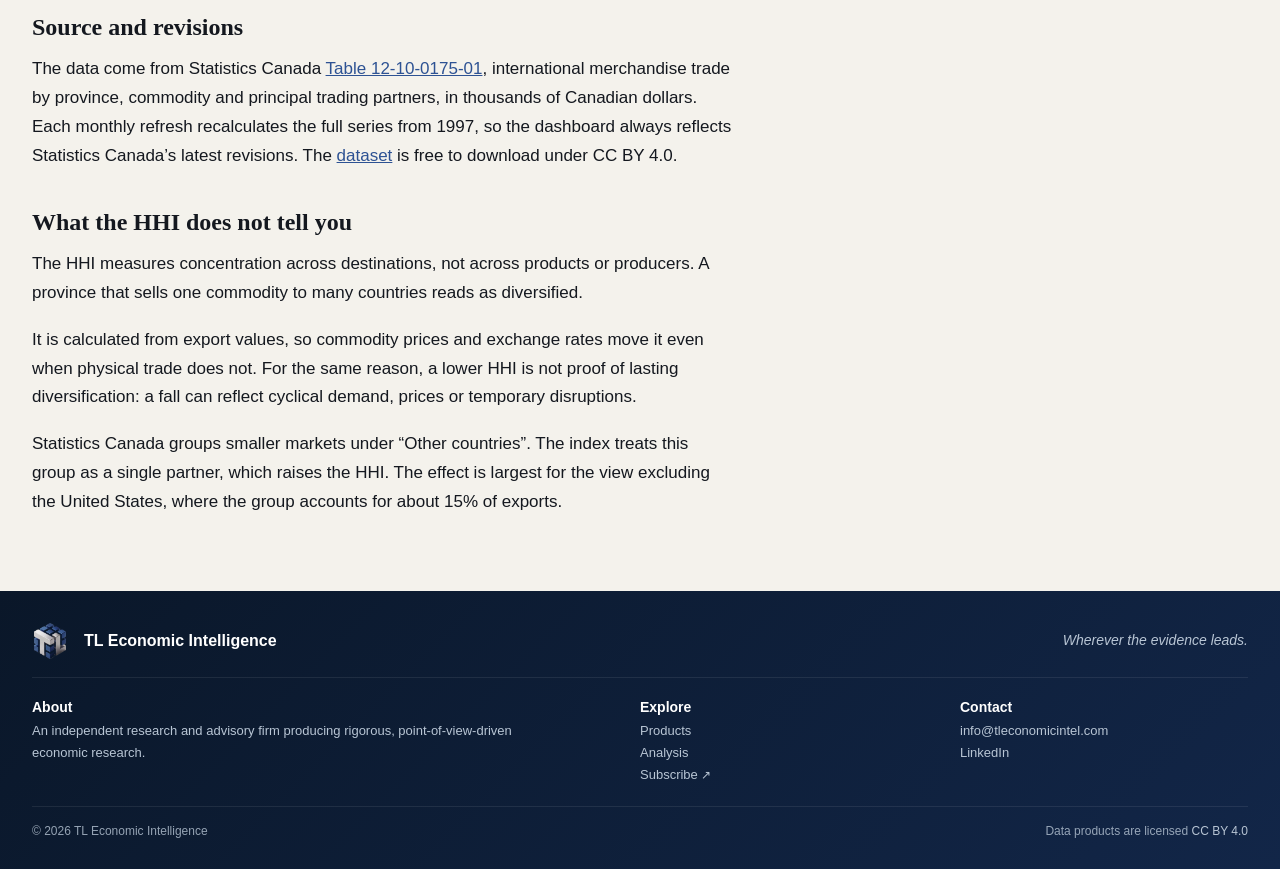
<file: hhi/methodology/index.html>
<!DOCTYPE html>
<html lang="en">
<head>
<meta charset="utf-8">
<meta name="viewport" content="width=device-width, initial-scale=1">
<title>Canadian Export Concentration: methodology | TL Economic Intelligence</title>
<meta name="description" content="How we calculate the export concentration index, how to read it, and what it cannot tell you.">
<meta name="author" content="TL Economic Intelligence">

<meta property="og:type" content="website">
<meta property="og:title" content="Canadian Export Concentration: methodology">
<meta property="og:description" content="How we calculate the export concentration index, how to read it, and what it cannot tell you.">
<meta property="og:url" content="https://tleconomicintel.com/hhi/methodology/">
<meta property="og:image" content="https://tleconomicintel.com/hhi/og-image.png">
<meta name="twitter:card" content="summary_large_image">
<meta name="twitter:image" content="https://tleconomicintel.com/hhi/og-image.png">
<meta property="og:site_name" content="TL Economic Intelligence">
<link rel="canonical" href="https://tleconomicintel.com/hhi/methodology/">
<link rel="stylesheet" href="/assets/chrome.css?v=2e0816f7">
<link rel="stylesheet" href="/assets/site.css?v=2e0816f7">
<link rel="icon" type="image/png" href="/assets/logo.png">
</head>
<body>
<a class="tl-skip" href="#content">Skip to content</a>
<header class="tl-header">
  <div class="tl-header-inner">
    <a class="tl-brand" href="/">
      <img class="tl-logo" src="/assets/logo.png" alt="" width="44" height="44">
      <span>
        <span class="tl-brand-name">TL Economic Intelligence</span>
        <span class="tl-brand-tagline">Wherever the evidence leads.</span>
      </span>
    </a>
    <nav class="tl-nav" aria-label="Site">
      <a class="tl-tab" href="/products/" aria-current="true">Products</a>
      <a class="tl-tab" href="/analysis/">Analysis</a>
      <a class="tl-subscribe" href="https://tleconomicintel.substack.com/subscribe">Subscribe<span class="tl-ext" aria-hidden="true">&#8599;</span><span class="tl-sr"> (on Substack)</span></a>
    </nav>
  </div>
</header>

<nav class="tl-product-bar" aria-label="Canadian Export Concentration">
  <div class="tl-product-bar-inner">
    <a class="tl-product-name" href="/hhi/">Canadian Export Concentration</a>
    <div class="tl-product-tabs">
      <a href="/hhi/">Dashboard</a>
      <a href="/analysis/hhi/">Analysis</a>
      <a href="/hhi/data/">Data</a>
      <a href="/hhi/methodology/" aria-current="page">Methodology</a>
    </div>
  </div>
</nav>


<main class="wrap" id="content">

  <div class="layout">
    <div class="main">
    <header class="page-intro">
      <h1>Methodology</h1>
      <p class="standfirst">How we calculate the export concentration index, how to read it, and what it cannot tell you.</p>
    </header>
    <div class="prose">
<h2 id="what-the-hhi-measures">What the HHI measures</h2>
<p>The Herfindahl-Hirschman Index (HHI) measures how concentrated exports are across trading partners. It is the sum of each partner&rsquo;s squared share of exports: <span class="tl-nowrap">HHI = &Sigma; s<sub>i</sub><sup>2</sup></span>, where s<sub>i</sub> is partner <em>i</em>&rsquo;s share of exports for a given geography, product category and month.</p>
<p>The HHI runs from 0 to 1. A value of 1 means a single partner takes all exports; a value near 0 means exports are spread evenly across many partners. Its inverse, <span class="tl-nowrap">1 / HHI</span>, gives the number of equal-sized partners that would produce the same concentration. An HHI of 0.50, for example, is what two equal-sized partners would produce.</p>
<h2 id="why-a-monthly-index">Why a monthly index</h2>
<p>Statistics Canada publishes <a href="https://www150.statcan.gc.ca/t1/tbl1/en/tv.action?pid=1210012901">export market concentration</a> for Canada and the provinces, but only annually and without a product breakdown. We apply the same measure to monthly trade data, for Canada and each province, by product category and with or without the United States. The index is updated with each Statistics Canada trade release, not once a year.</p>
<h2 id="how-to-read-the-levels">How to read the levels</h2>
<p>We classify each reading as low (below 0.15), moderate (0.15 to 0.25) or high (above 0.25). The trend chart marks 0.15 and 0.25 with coloured lines, and the comparison table colours each bar by its level.</p>
<h2 id="why-the-dashboard-leads-with-the-12-month-average">Why the dashboard leads with the 12-month average</h2>
<p>Monthly trade data is volatile. A single large shipment, a seasonal pattern or a swing in commodity prices can move one month&rsquo;s HHI sharply. The dashboard therefore leads with the 12-month moving average, the mean of the latest 12 monthly values, and shows the monthly HHI as a dashed line on the trend chart. The cost is lag: a lasting shift shows up gradually in the average, half of it after six months and all of it after twelve.</p>
<h2 id="year-to-date-figures">Year-to-date figures</h2>
<p>The comparison table also gives the year-to-date HHI, the average of the monthly HHI from January to the latest month, and compares it with the same months a year earlier. When a change is recent, the year-to-date figure picks it up sooner than the 12-month average.</p>
<h2 id="excluding-the-united-states">Excluding the United States</h2>
<p>The United States takes most of Canada&rsquo;s exports, so it dominates the HHI. The &ldquo;excluding the US&rdquo; view drops the United States and recalculates each remaining partner&rsquo;s share of non-US exports. It shows whether exports to the rest of the world are spreading across many markets or gathering in a few. The two measures can move in opposite directions. In July 2026, the 12-month average of the headline HHI fell to a record low while the average excluding the United States reached a record high.</p>
<h2 id="coverage">Coverage</h2>
<p>The dashboard covers Canada and the ten provinces from January 1997, across the product sections of the North American Product Classification System (NAPCS) that Statistics Canada uses for trade. The comparison table leaves out special transactions trade, a residual category whose movements carry little economic meaning.</p>
<h2 id="events-on-the-chart">Events on the chart</h2>
<p>&ldquo;Show events&rdquo; marks three kinds of episodes on the trend chart: market shocks such as commodity cycles, financial crises and geopolitical events; trade agreements and infrastructure that opened new markets; and trade friction such as tariffs and import bans. Select an event to read what happened. The events give context. The HHI alone does not show that an event caused a change.</p>
<h2 id="tracking-the-goal-to-double-non-us-exports">Tracking the goal to double non-US exports</h2>
<p>In Budget 2025, the federal government set a goal to double Canada&rsquo;s exports to countries other than the United States by 2035. The budget puts those exports at $296.0 billion in 2024 and $591.9 billion in 2035 (<a href="https://budget.canada.ca/2025/report-rapport/chap2-en.html">Budget 2025, Chart 2.1</a>). Doubling over the 11 years from 2024 to 2035 takes growth of about 6.5% a year, compounded.</p>
<p>The official goal covers exports of goods and services. The tracker covers goods only, because the monthly data by trading partner used on this dashboard (Statistics Canada Table 12-10-0175-01) cover merchandise trade. So it shows whether goods exports outside the US are growing at the pace the goal needs. It doesn&rsquo;t show whether the full goal is on track.</p>
<p>How the tracker is calculated:</p>
<ul>
<li><strong>Non-US domestic exports</strong> are Canada&rsquo;s domestic exports to all countries minus its domestic exports to the United States. Domestic exports are goods grown, extracted or manufactured in Canada, including foreign goods that were materially transformed here. Re-exports (foreign goods exported without being materially transformed in Canada) are left out, as in the rest of the dashboard.</li>
<li><strong>The 12-month total</strong> (a rolling sum) adds the latest month to the 11 before it. This smooths out one-off shipments and seasonal swings.</li>
<li><strong>The index</strong> sets the 2024 calendar-year total to 100. In Statistics Canada&rsquo;s current figures, that total is about $175 billion. An index of 120 means the latest 12-month total was 20% higher than in 2024.</li>
<li><strong>The required path</strong> starts at 100 in December 2024 and grows 6.5% a year. It reaches 200 in December 2035.</li>
<li><strong>The gap</strong> is how far the index is above or below the required path, in percent. In dollars, it is the latest 12-month total minus the total the required path implies.</li>
</ul>
<p>The tracker compares growth rather than dollar amounts, because a goods-only total can&rsquo;t be compared directly with a goal that also covers services. Both start at 100 in 2024 and need to reach 200 by 2035.</p>
<p>Export values are in current dollars (nominal, not adjusted for price changes). So a rise in prices counts the same as a rise in volumes. Higher prices for goods that mostly go to non-US markets could put the tracker ahead of the required path without any increase in export volumes. Lower prices could do the opposite. Being ahead of the path is not, on its own, evidence of lasting diversification.</p>
<p>The tracker&rsquo;s figures are free to download as a <a href="/hhi/data/non_us_export_tracker.csv">CSV file</a> under <span class="tl-nowrap">CC BY 4.0</span>.</p>
<h2 id="source-and-revisions">Source and revisions</h2>
<p>The data come from Statistics Canada <a href="https://www150.statcan.gc.ca/t1/tbl1/en/tv.action?pid=1210017501">Table 12-10-0175-01</a>, international merchandise trade by province, commodity and principal trading partners, in thousands of Canadian dollars. Each monthly refresh recalculates the full series from 1997, so the dashboard always reflects Statistics Canada&rsquo;s latest revisions. The <a href="/hhi/data/">dataset</a> is free to download under <span class="tl-nowrap">CC BY 4.0</span>.</p>
<h2 id="what-the-hhi-does-not-tell-you">What the HHI does not tell you</h2>
<p>The HHI measures concentration across destinations, not across products or producers. A province that sells one commodity to many countries reads as diversified.</p>
<p>It is calculated from export values, so commodity prices and exchange rates move it even when physical trade does not. For the same reason, a lower HHI is not proof of lasting diversification: a fall can reflect cyclical demand, prices or temporary disruptions.</p>
<p>Statistics Canada groups smaller markets under &ldquo;Other countries&rdquo;. The index treats this group as a single partner, which raises the HHI. The effect is largest for the view excluding the United States, where the group accounts for about 15% of exports.</p>
    </div>
    </div>

    <aside class="rail" aria-label="Contents and citation">
      <nav class="panel toc" aria-label="On this page">
        <p class="panel-title">On this page</p>
        <ol>
        <li><a href="#what-the-hhi-measures">What the HHI measures</a></li>
        <li><a href="#why-a-monthly-index">Why a monthly index</a></li>
        <li><a href="#how-to-read-the-levels">How to read the levels</a></li>
        <li><a href="#why-the-dashboard-leads-with-the-12-month-average">Why the dashboard leads with the 12-month average</a></li>
        <li><a href="#year-to-date-figures">Year-to-date figures</a></li>
        <li><a href="#excluding-the-united-states">Excluding the United States</a></li>
        <li><a href="#coverage">Coverage</a></li>
        <li><a href="#events-on-the-chart">Events on the chart</a></li>
        <li><a href="#tracking-the-goal-to-double-non-us-exports">Tracking the goal to double non-US exports</a></li>
        <li><a href="#source-and-revisions">Source and revisions</a></li>
        <li><a href="#what-the-hhi-does-not-tell-you">What the HHI does not tell you</a></li>
        </ol>
      </nav>
      <div class="panel">
        <p class="panel-title">Cite this dashboard</p>
        <p class="cite">TL Economic Intelligence (2026). Canadian Export Concentration dashboard, data to August 2026. https://tleconomicintel.com/hhi/</p>
      </div>
    </aside>
  </div>


  
</main>

<footer class="tl-footer">
  <div class="tl-footer-inner">
    <div class="tl-footer-top">
      <img class="tl-footer-logo" src="/assets/logo.png" alt="" width="36" height="36">
      <span class="tl-footer-name">TL Economic Intelligence</span>
      <span class="tl-footer-tagline">Wherever the evidence leads.</span>
    </div>
    <div class="tl-footer-grid">
      <div>
        <p class="tl-footer-h">About</p>
        <p>An independent research and advisory firm producing rigorous, point-of-view-driven economic research.</p>
      </div>
      <div>
        <p class="tl-footer-h">Explore</p>
        <a href="/products/">Products</a>
        <a href="/analysis/">Analysis</a>
        <a href="https://tleconomicintel.substack.com/subscribe">Subscribe<span class="tl-ext" aria-hidden="true">&#8599;</span><span class="tl-sr"> (on Substack)</span></a>
      </div>
      <div>
        <p class="tl-footer-h">Contact</p>
        <a href="mailto:info@tleconomicintel.com">info@tleconomicintel.com</a>
        <a href="https://www.linkedin.com/company/tl-economic-intelligence/">LinkedIn</a>
      </div>
    </div>
    <div class="tl-footer-bottom">
      <span>&copy; 2026 TL Economic Intelligence</span>
      <span>Data products are licensed <a href="https://creativecommons.org/licenses/by/4.0/" rel="license"><span class="tl-nowrap">CC BY 4.0</span></a></span>
    </div>
  </div>
</footer>

</body>
</html>
</file>
<file: assets/chrome.css>
/* Site chrome shared by every page, including the hand-built dashboards:
   skip link, header, product bar and footer. Classes and tokens are tl-prefixed
   so they cannot collide with a dashboard's own styles. */
:root {
  --tl-navy: #1B3A6B;
  --tl-navy-deep: #122648;
  --tl-navy-darker: #0A1729;
  --tl-silver: #B8C5D4;
  --tl-platinum: #D8DDE3;
  --tl-bar-bg: #FFFFFF;
  --tl-bar-border: rgba(20,24,31,0.13);
  --tl-bar-text: #14181F;
  --tl-bar-muted: #4C5562;
  --tl-accent: #2D5293;
  --tl-font-sans: -apple-system, BlinkMacSystemFont, "Segoe UI", Roboto, Helvetica, Arial, sans-serif;
  --tl-font-serif: Georgia, "Times New Roman", serif;
  --tl-page-max: 1280px;   /* one frame width for the chrome and every page */
  --tl-gutter: 32px;
}
@media (max-width: 720px) {
  :root { --tl-gutter: 16px; }
}
@media (prefers-color-scheme: dark) {
  :root {
    --tl-bar-bg: #161B24;
    --tl-bar-border: rgba(255,255,255,0.12);
    --tl-bar-text: #ECEDEF;
    --tl-bar-muted: #A6ADBA;
    --tl-accent: #8FB3E8;
  }
}

.tl-skip { position: absolute; left: -9999px; top: 8px; z-index: 100; background: #FFFFFF; color: var(--tl-navy-deep); font: 600 14px/1.4 var(--tl-font-sans); padding: 8px 14px; border-radius: 6px; }
.tl-skip:focus { left: 16px; }

.tl-header { background: linear-gradient(135deg, var(--tl-navy-deep) 0%, var(--tl-navy) 60%, #234876 100%); color: #FFFFFF; font-family: var(--tl-font-sans); }
.tl-header-inner { max-width: var(--tl-page-max); margin: 0 auto; padding: 16px var(--tl-gutter); display: flex; flex-wrap: wrap; align-items: center; gap: 12px 28px; }
.tl-brand { display: flex; align-items: center; gap: 12px; color: #FFFFFF; text-decoration: none; min-width: 0; }
.tl-brand:hover { text-decoration: none; }
.tl-logo { width: 44px; height: 44px; object-fit: contain; flex-shrink: 0; }
.tl-brand-name { display: block; font-size: 18px; font-weight: 600; line-height: 1.2; }
.tl-brand-tagline { display: block; font-size: 12.5px; line-height: 1.4; font-style: italic; color: var(--tl-silver); }
.tl-nav { display: flex; align-items: center; gap: 22px; margin-left: auto; }
.tl-tab { color: var(--tl-silver); text-decoration: none; font-size: 15px; font-weight: 600; line-height: 1.4; padding: 8px 0 6px; border-bottom: 2px solid transparent; }
.tl-tab:hover { color: #FFFFFF; text-decoration: none; }
.tl-tab[aria-current] { color: #FFFFFF; border-bottom: 3px solid #FFFFFF; padding-bottom: 5px; }   /* you are here */
.tl-subscribe { color: #FFFFFF; text-decoration: none; font-size: 13px; font-weight: 600; line-height: 1.4; border: 1px solid rgba(255,255,255,0.55); border-radius: 999px; padding: 6px 14px; white-space: nowrap; }
.tl-subscribe:hover { background: rgba(255,255,255,0.12); text-decoration: none; }
/* Shared helpers: a phrase that must not wrap, text for screen readers only, the mark on links that leave the site */
.tl-nowrap { white-space: nowrap; }
.tl-sr { position: absolute; width: 1px; height: 1px; margin: -1px; overflow: hidden; clip: rect(0 0 0 0); white-space: nowrap; }
.tl-ext { margin-left: 0.25em; font-size: 0.9em; }
/* On larger screens the header stays in reach while reading; phones keep the full screen height */
@media (min-width: 721px) {
  .tl-header { position: sticky; top: 0; z-index: 30; box-shadow: 0 2px 12px rgba(10,23,41,0.18); }
}
.tl-header a:focus-visible, .tl-footer a:focus-visible { outline: 2px solid #FFFFFF; outline-offset: 3px; }

.tl-product-bar { background: var(--tl-bar-bg); border-bottom: 1px solid var(--tl-bar-border); font-family: var(--tl-font-sans); }
.tl-product-bar-inner { max-width: var(--tl-page-max); margin: 0 auto; padding: 0 var(--tl-gutter); display: flex; flex-wrap: wrap; align-items: center; gap: 0 24px; }
.tl-product-name { font-family: var(--tl-font-serif); font-size: 17px; font-weight: 700; line-height: 1.3; color: var(--tl-bar-text); text-decoration: none; padding: 12px 0; }
.tl-product-name:hover { text-decoration: none; color: var(--tl-accent); }
.tl-product-tabs { display: flex; gap: 20px; margin-left: auto; }
.tl-product-tabs a { color: var(--tl-bar-muted); text-decoration: none; font-size: 14px; font-weight: 600; line-height: 1.4; padding: 13px 0 11px; border-bottom: 2px solid transparent; }
.tl-product-tabs a:hover { color: var(--tl-bar-text); text-decoration: none; }
.tl-product-tabs a[aria-current] { color: var(--tl-accent); border-bottom-color: var(--tl-accent); }
.tl-product-bar a:focus-visible { outline: 2px solid var(--tl-accent); outline-offset: 2px; }

.tl-footer { background: linear-gradient(135deg, var(--tl-navy-darker) 0%, var(--tl-navy-deep) 100%); color: var(--tl-silver); padding: 32px 0 28px; margin-top: 48px; font: 13px/1.7 var(--tl-font-sans); }
.tl-footer-inner { max-width: var(--tl-page-max); margin: 0 auto; padding: 0 var(--tl-gutter); }
.tl-footer-top { display: flex; flex-wrap: wrap; align-items: center; gap: 8px 16px; padding-bottom: 18px; border-bottom: 1px solid rgba(255,255,255,0.08); }
.tl-footer-logo { width: 36px; height: 36px; object-fit: contain; }
.tl-footer-name { color: #FFFFFF; font-weight: 600; font-size: 16px; }
.tl-footer-tagline { margin-left: auto; font-size: 14px; font-style: italic; }
.tl-footer-grid { display: grid; grid-template-columns: 2fr 1fr 1fr; gap: 24px 32px; padding-top: 18px; }
.tl-footer-h { font-size: 14px; color: #FFFFFF; font-weight: 600; margin: 0 0 6px; }
.tl-footer p { margin: 0; }
.tl-footer a { color: var(--tl-silver); display: block; text-decoration: none; }
.tl-footer a:hover { color: #FFFFFF; text-decoration: underline; }
.tl-footer-bottom { display: flex; flex-wrap: wrap; justify-content: space-between; gap: 6px 16px; margin-top: 20px; padding-top: 14px; border-top: 1px solid rgba(255,255,255,0.08); font-size: 12px; color: rgba(184,197,212,0.8); }
.tl-footer-bottom a { display: inline; }

@media (max-width: 720px) {
  .tl-header-inner { padding-top: 14px; padding-bottom: 0; }
  .tl-nav { flex-basis: 100%; margin-left: 0; gap: 20px; border-top: 1px solid rgba(255,255,255,0.12); padding: 4px 0 2px; }
  .tl-subscribe { margin-left: auto; }
  .tl-brand-tagline { display: none; }
  .tl-product-name { padding-bottom: 0; }
  .tl-product-tabs { margin-left: 0; flex-basis: 100%; }
  .tl-footer-grid { grid-template-columns: 1fr; }
  .tl-footer-tagline { margin-left: 0; flex-basis: 100%; }
}
</file>
<file: assets/site.css>
:root {
  --brand-navy: #1B3A6B;
  --brand-blue: #2D5293;
  --color-page-bg: #F4F2EC;
  --color-card-bg: #FFFDF9;
  --color-card-bg-soft: #F8F6F0;
  --color-text-primary: #14181F;
  --color-text-secondary: #4C5562;
  --color-text-tertiary: #666D7A;
  --color-border: rgba(60,45,20,0.12);
  --color-warning-bg: #FAEEDA;
  --color-warning-text: #7A4A10;
  --link: var(--brand-blue);
  --tag-monitor: #2D5293;
  --tag-longform: #0F6E56;
  --rule-strong: #1B3A6B;
  --spark: #2D5293;
  --shadow: 0 1px 2px rgba(60,45,20,0.04), 0 6px 20px -10px rgba(60,45,20,0.12);
  --shadow-raised: 0 2px 4px rgba(60,45,20,0.05), 0 14px 30px -12px rgba(60,45,20,0.18);
  --radius: 14px;
  --font-sans: -apple-system, BlinkMacSystemFont, "Segoe UI", Roboto, Helvetica, Arial, sans-serif;
  --font-serif: Georgia, "Times New Roman", serif;
}
@media (prefers-color-scheme: dark) {
  :root {
    --color-page-bg: #0E1218;
    --color-card-bg: #161B24;
    --color-card-bg-soft: #1A1F29;
    --color-text-primary: #ECEDEF;
    --color-text-secondary: #A6ADBA;
    --color-text-tertiary: #8A92A0;
    --color-border: rgba(255,255,255,0.12);
    --color-warning-bg: #4B2D0A;
    --color-warning-text: #F5C98A;
    --link: #8FB3E8;
    --tag-monitor: #8FB3E8;
    --tag-longform: #5DCAA5;
    --rule-strong: #8FB3E8;
    --spark: #8FB3E8;
    --shadow: none;
    --shadow-raised: 0 0 0 1px rgba(255,255,255,0.18);
  }
}
* { box-sizing: border-box; }
html { -webkit-text-size-adjust: 100%; }
body { margin: 0; background: var(--color-page-bg); color: var(--color-text-primary); font-family: var(--font-sans); font-size: 16px; line-height: 1.6; -webkit-font-smoothing: antialiased; }
a { color: var(--link); }
img { max-width: 100%; height: auto; }
:focus-visible { outline: 2px solid var(--link); outline-offset: 2px; }
p, li, dd, figcaption { text-wrap: pretty; }
.sr-only { position: absolute; width: 1px; height: 1px; margin: -1px; overflow: hidden; clip: rect(0 0 0 0); white-space: nowrap; }   /* avoid a single word alone on the last line */

/* Page frame: wide on desktop; text keeps a comfortable line length inside it */
.wrap { max-width: var(--tl-page-max); margin: 0 auto; padding: 44px var(--tl-gutter) 8px; }
.page-intro { max-width: 760px; margin-bottom: 28px; }
.eyebrow { font-size: 14px; font-weight: 600; color: var(--link); margin: 0 0 10px; }
h1 { font-family: var(--font-serif); font-size: 40px; line-height: 1.18; font-weight: 700; margin: 0 0 14px; text-wrap: balance; }
.standfirst { font-size: 19px; line-height: 1.55; color: var(--color-text-secondary); margin: 0; text-wrap: pretty; }
.meta { font-size: 14px; color: var(--color-text-tertiary); margin: 14px 0 0; }
.draft-banner { background: var(--color-warning-bg); color: var(--color-warning-text); border-radius: 8px; padding: 10px 14px; font-size: 14px; font-weight: 600; margin-bottom: 24px; }

/* Text column with a side panel of tools (contents, download, share, cite) */
.layout { display: grid; grid-template-columns: minmax(0, 700px) minmax(260px, 320px); justify-content: space-between; gap: 32px 64px; align-items: start; }
.rail { position: sticky; top: 100px; display: grid; gap: 16px; }   /* clears the sticky header */
.panel { background: var(--color-card-bg); border: 1px solid var(--color-border); border-radius: var(--radius); box-shadow: var(--shadow); padding: 18px 20px; }
.panel p { margin: 0; font-size: 14px; color: var(--color-text-secondary); }
.panel .panel-title { font-size: 15px; font-weight: 600; color: var(--color-text-primary); margin: 0 0 8px; }
.panel .btn { margin-top: 12px; }
.toc ol { list-style: none; margin: 0; padding: 0; display: grid; gap: 2px; }
.toc a { display: block; padding: 4px 0; font-size: 14px; color: var(--color-text-secondary); text-decoration: none; }
.toc a:hover { color: var(--link); text-decoration: underline; }

/* Long-form text */
.prose { font-size: 17px; line-height: 1.7; }
.prose p { margin: 0 0 18px; text-wrap: pretty; }
.prose h2 { font-family: var(--font-serif); font-size: 24px; line-height: 1.3; margin: 36px 0 12px; text-wrap: balance; scroll-margin-top: 100px; }
.prose > h2:first-child { margin-top: 0; }
figure { margin: 28px 0; }
figure img { display: block; width: 100%; border-radius: 10px; border: 1px solid var(--color-border); background: #FFFFFF; }
figcaption { font-size: 14px; color: var(--color-text-tertiary); margin-top: 8px; }
.source { font-size: 14px; color: var(--color-text-tertiary); margin: 20px 0 0; }

.btn { display: inline-flex; align-items: center; height: 42px; padding: 0 20px; border-radius: 21px; background: var(--brand-blue); color: #FFFFFF; font-size: 15px; font-weight: 600; text-decoration: none; white-space: nowrap; transition: background-color 0.15s; }
.btn:hover { background: var(--brand-navy); }
.btn-quiet { background: transparent; color: var(--link); box-shadow: inset 0 0 0 1.5px currentColor; }
.btn-quiet:hover { background: rgba(45,82,147,0.08); }
.cta { background: var(--color-card-bg); border: 1px solid var(--color-border); border-radius: var(--radius); box-shadow: var(--shadow); padding: 22px 26px; margin: 48px 0 12px; display: flex; flex-wrap: wrap; align-items: center; gap: 14px 24px; }
.cta-text { flex: 1 1 320px; }
.cta-title { font-size: 17px; font-weight: 600; margin: 0 0 2px; }
.cta-sub { font-size: 15px; color: var(--color-text-secondary); margin: 0; }

/* Cards whose title is their only link: the whole card is the target */
.hub-item, .latest-card { position: relative; background: var(--color-card-bg); border: 1px solid var(--color-border); border-radius: var(--radius); box-shadow: var(--shadow); transition: box-shadow 0.15s, transform 0.15s; }
.hub-item:hover, .latest-card:hover { box-shadow: var(--shadow-raised); transform: translateY(-1px); }
.card-link { color: var(--color-text-primary); text-decoration: none; }
.card-link::after { content: ""; position: absolute; inset: 0; border-radius: inherit; }
.hub-item:hover .card-link, .latest-card:hover .card-link { color: var(--link); }
.card-link:focus-visible { outline: none; }
.hub-item:focus-within, .latest-card:focus-within { outline: 2px solid var(--link); outline-offset: 2px; }
.hub-type { display: inline-flex; align-items: center; gap: 7px; font-size: 14px; font-weight: 600; color: var(--tag); margin: 0 0 8px; }
.hub-type::before { content: ""; width: 8px; height: 8px; border-radius: 50%; background: var(--tag); }
[data-type="monitor"] { --tag: var(--tag-monitor); }
[data-type="longform"] { --tag: var(--tag-longform); }

/* Analysis hub */
.filters { display: flex; flex-wrap: wrap; gap: 8px; margin: 0 0 18px; }
.filter { font: inherit; font-size: 14px; font-weight: 600; color: var(--color-text-secondary); background: transparent; border: 1px solid var(--color-border); border-radius: 999px; padding: 6px 14px; cursor: pointer; }
.filter[aria-pressed="true"] { background: var(--brand-navy); border-color: var(--brand-navy); color: #FFFFFF; }
.hub-list { list-style: none; padding: 0; margin: 0; display: grid; grid-template-columns: repeat(auto-fill, minmax(min(100%, 440px), 1fr)); gap: 18px; }
.hub-item { padding: 22px 24px; }
.hub-item h2 { font-family: var(--font-serif); font-size: 23px; line-height: 1.3; margin: 0 0 10px; text-wrap: balance; }
.hub-summary { margin: 0 0 10px; color: var(--color-text-secondary); font-size: 15.5px; }
.hub-foot { margin: 0; font-size: 14px; color: var(--color-text-tertiary); }

/* Homepage */
.home-hero { display: grid; grid-template-columns: minmax(0, 1.3fr) minmax(0, 1fr); gap: 32px 72px; align-items: center; padding: 8px 0 12px; }
.home-hero h1 { font-size: 46px; }
.hero-actions { display: flex; flex-wrap: wrap; gap: 12px; margin-top: 26px; }
.reading { padding: 26px 28px; }
.reading .reading-kicker { font-size: 14px; font-weight: 600; color: var(--link); margin-bottom: 14px; }
.reading .reading-label { font-size: 14px; font-weight: 600; color: var(--color-text-primary); }
.reading .reading-value { font-size: 56px; line-height: 1.05; font-weight: 700; letter-spacing: -0.01em; color: var(--color-text-primary); font-variant-numeric: tabular-nums; margin: 4px 0 2px; }
.reading-status { font-size: 16px; font-weight: 600; letter-spacing: 0; color: var(--tag-monitor); vertical-align: middle; margin-left: 6px; }
.reading .reading-context { font-size: 13.5px; color: var(--color-text-tertiary); margin-top: 8px; }
.reading-link { display: inline-block; margin-top: 16px; font-size: 15px; font-weight: 600; }
.promise-strip { margin-top: 48px; padding-top: 28px; border-top: 1px solid var(--color-border); }
.promise-heading { font-family: var(--font-serif); font-size: 22px; line-height: 1.3; margin: 0 0 18px; }
.promise { list-style: none; margin: 0; padding: 0; display: grid; grid-template-columns: repeat(auto-fit, minmax(min(100%, 260px), 1fr)); gap: 18px 40px; }
.promise li { padding-left: 34px; position: relative; }
.promise li::before { content: ""; position: absolute; left: 0; top: 3px; width: 20px; height: 20px; border-radius: 50%; background: var(--rule-strong) url("data:image/svg+xml,%3Csvg xmlns='http://www.w3.org/2000/svg' viewBox='0 0 20 20'%3E%3Cpath d='M6 10.5l2.5 2.5L14 7.5' fill='none' stroke='white' stroke-width='2' stroke-linecap='round' stroke-linejoin='round'/%3E%3C/svg%3E") center / 20px no-repeat; }
.promise p { margin: 0; font-size: 15px; color: var(--color-text-secondary); }
.promise .promise-title { font-size: 16px; font-weight: 600; color: var(--color-text-primary); }
.home-section { margin-top: 64px; }
.section-head { display: flex; flex-wrap: wrap; align-items: baseline; justify-content: space-between; gap: 4px 16px; border-bottom: 1px solid var(--color-border); padding-bottom: 10px; margin-bottom: 20px; }
.section-head h2 { font-family: var(--font-serif); font-size: 28px; line-height: 1.25; margin: 0; }
.section-head a { font-weight: 600; font-size: 15px; }
.products-grid { display: grid; grid-template-columns: repeat(auto-fit, minmax(min(100%, 480px), 1fr)); gap: 18px; }
.product-card { background: var(--color-card-bg); border: 1px solid var(--color-border); border-radius: var(--radius); box-shadow: var(--shadow); padding: 28px 32px; display: grid; grid-template-columns: minmax(0, 3fr) minmax(0, 2fr); gap: 20px 48px; }
.product-card-plain { grid-template-columns: minmax(0, 1fr); }
.product-card-plain .product-main { max-width: 760px; }
.product-card h3 { font-family: var(--font-serif); font-size: 26px; line-height: 1.25; margin: 0 0 10px; }
.product-card h3 a { color: inherit; text-decoration: none; }
.product-card h3 a:hover { color: var(--link); }
.product-card p { margin: 0; color: var(--color-text-secondary); font-size: 16px; }
.stat { display: grid; gap: 2px; }
.stat-value { font-size: 44px; line-height: 1.05; font-weight: 700; letter-spacing: -0.01em; font-variant-numeric: tabular-nums; }
.stat-label { font-size: 14px; font-weight: 600; }
.stat-status { font-size: 14px; font-weight: 600; color: var(--tag-monitor); }
.stat-context { font-size: 14px; color: var(--color-text-tertiary); }
.spark { display: block; width: 100%; height: auto; aspect-ratio: 300 / 64; margin-top: 10px; overflow: visible; }
.spark-line { fill: none; stroke: var(--spark); stroke-width: 2; vector-effect: non-scaling-stroke; }
.spark-dot { fill: var(--spark); }
.spark-axis { font-size: 11px; fill: var(--color-text-tertiary); }
.product-links { margin-top: 20px; display: flex; flex-wrap: wrap; align-items: center; gap: 10px 20px; }
.product-links a:not(.btn) { font-weight: 600; font-size: 15px; }
.products-more { margin: 22px 0 0; color: var(--color-text-secondary); }
.latest-grid { display: grid; grid-template-columns: repeat(auto-fit, minmax(min(100%, 320px), 1fr)); gap: 18px; }
.latest-card { padding: 20px 22px; }
.latest-card h3 { font-family: var(--font-serif); font-size: 20px; line-height: 1.35; margin: 0 0 10px; }
.latest-date { margin: 0; font-size: 14px; color: var(--color-text-tertiary); }
.services { margin: 0; padding: 0; list-style: none; display: grid; grid-template-columns: repeat(auto-fit, minmax(min(100%, 240px), 1fr)); gap: 12px 28px; }
.services li { border-top: 2px solid var(--rule-strong); padding-top: 12px; font-weight: 600; }
.about { margin: 24px 0 0; color: var(--color-text-secondary); max-width: 760px; }

/* Data page */
.dl-facts { list-style: none; margin: 12px 0 0; padding: 0; font-size: 14px; line-height: 1.6; color: var(--color-text-secondary); }
.columns { margin: 0; display: grid; grid-template-columns: max-content 1fr; gap: 10px 20px; background: var(--color-card-bg); border: 1px solid var(--color-border); border-radius: var(--radius); box-shadow: var(--shadow); padding: 18px 22px; font-size: 15px; line-height: 1.55; }
.columns dt { font-family: ui-monospace, SFMono-Regular, Menlo, Consolas, monospace; font-size: 14px; font-weight: 600; }
.columns dd { margin: 0; color: var(--color-text-secondary); }
.cite { margin: 0; background: var(--color-card-bg-soft); border: 1px solid var(--color-border); border-radius: 8px; padding: 12px 14px; font-size: 14px; line-height: 1.55; overflow-wrap: anywhere; }

/* Share links */
.share { display: flex; flex-wrap: wrap; gap: 6px 16px; }
.share a, .share button { font: inherit; font-size: 15px; font-weight: 600; color: var(--link); background: none; border: 0; padding: 0; cursor: pointer; text-decoration: none; }
.share a:hover, .share button:hover { text-decoration: underline; }

@media (prefers-reduced-motion: reduce) {
  .hub-item, .latest-card, .btn { transition: none; }
  .hub-item:hover, .latest-card:hover { transform: none; }
}
@media (max-width: 1000px) {
  .layout { grid-template-columns: minmax(0, 1fr); }
  /* One column: the intro, then any .rail-top panel (the download), then the text, then the other panels */
  .layout > .main, .rail { display: contents; }
  .layout .page-intro { order: -2; }
  .layout > .main > .page-intro { margin-bottom: 0; }
  .rail > * { order: 1; }
  .rail > .rail-top { order: -1; }
  .toc { display: none; }
  .home-hero { grid-template-columns: 1fr; }
}
@media (max-width: 720px) {
  .wrap { padding-top: 28px; }
  h1, .home-hero h1 { font-size: 30px; }
  .standfirst { font-size: 17px; }
  .reading { padding: 22px; }
  .reading .reading-value { font-size: 46px; }
  .promise-strip { margin-top: 36px; }
  .prose { font-size: 16.5px; }
  .home-section { margin-top: 44px; }
  .section-head h2 { font-size: 24px; }
  .product-card { grid-template-columns: 1fr; padding: 22px; }
  .product-links .btn { flex: 1 1 100%; justify-content: center; }
  .columns { grid-template-columns: 1fr; gap: 2px; }
  .columns dd { margin-bottom: 10px; }
}
</file>
